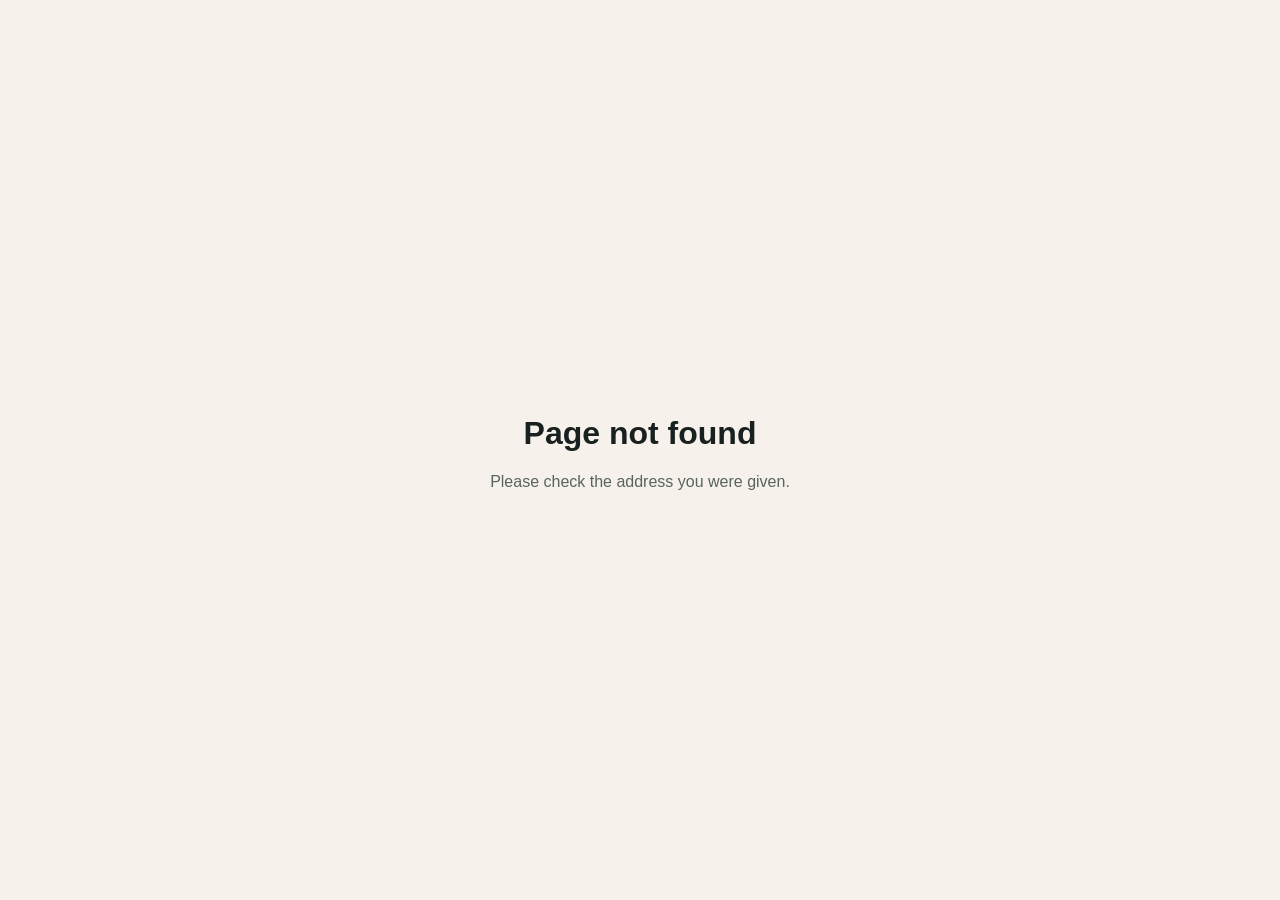
<file: site/index.html>
<!doctype html>
<html lang="en-GB">
<head>
  <meta charset="utf-8">
  <meta name="viewport" content="width=device-width, initial-scale=1">
  <meta name="robots" content="noindex, nofollow, noarchive, nosnippet">
  <title>Page not found</title>
  <style>
    body{margin:0;min-height:100vh;display:grid;place-items:center;background:#f6f2eb;color:#18211f;font-family:Segoe UI,Arial,sans-serif}
    main{max-width:34rem;padding:2rem;text-align:center}h1{font-size:2rem}p{color:#59635f}
  </style>
</head>
<body><main><h1>Page not found</h1><p>Please check the address you were given.</p></main></body>
</html>
</file>
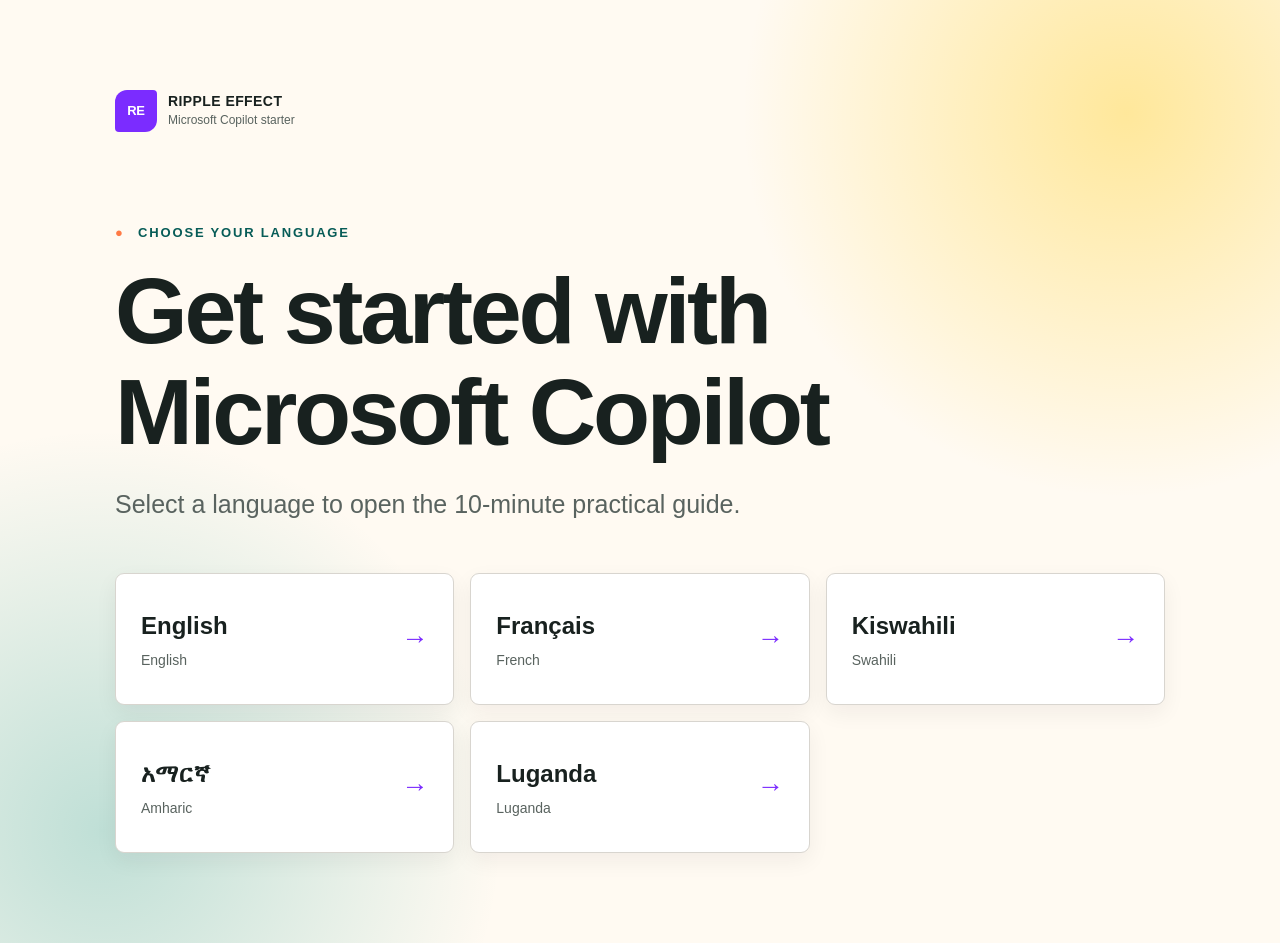
<file: site/start-66e83ab8734276ac559a2520ba7a8b0e125d8573de5e298881a591f84db11290/index.html>
<!doctype html>
<html lang="en-GB">
<head>
  <meta charset="utf-8">
  <meta name="viewport" content="width=device-width, initial-scale=1">
  <meta name="robots" content="noindex, nofollow, noarchive, nosnippet, noimageindex">
  <meta name="googlebot" content="noindex, nofollow, noarchive, nosnippet, noimageindex">
  <meta name="bingbot" content="noindex, nofollow, noarchive, nosnippet, noimageindex">
  <meta name="referrer" content="no-referrer">
  <title>Get started with Microsoft Copilot | Ripple Effect</title>
  <meta name="description" content="Choose a language for Ripple Effect's practical Microsoft 365 Copilot guide.">
  <link rel="stylesheet" href="assets/site.css">
</head>
<body>
  <main class="language-landing" id="main">
    <div class="language-panel">
      <a class="brand landing-brand" href="#main" aria-label="Ripple Effect">
        <span class="brand-mark" aria-hidden="true">RE</span>
        <span><strong>Ripple Effect</strong><small>Microsoft Copilot starter</small></span>
      </a>
      <p class="eyebrow"><span aria-hidden="true">●</span> Choose your language</p>
      <h1>Get started with Microsoft Copilot</h1>
      <p class="language-lede">Select a language to open the 10-minute practical guide.</p>
      <div class="language-grid">
        <div class="language-card"><a href="en/"><strong>English</strong><span>English</span><b aria-hidden="true">→</b></a></div>
        <div class="language-card"><a href="fr/"><strong>Français</strong><span>French</span><b aria-hidden="true">→</b></a></div>
        <div class="language-card"><a href="sw/"><strong>Kiswahili</strong><span>Swahili</span><b aria-hidden="true">→</b></a></div>
        <div class="language-card"><a href="am/"><strong>አማርኛ</strong><span>Amharic</span><b aria-hidden="true">→</b></a></div>
        <div class="language-card"><a href="lg/"><strong>Luganda</strong><span>Luganda</span><b aria-hidden="true">→</b></a></div>
      </div>
    </div>
  </main>
</body>
</html>
</file>
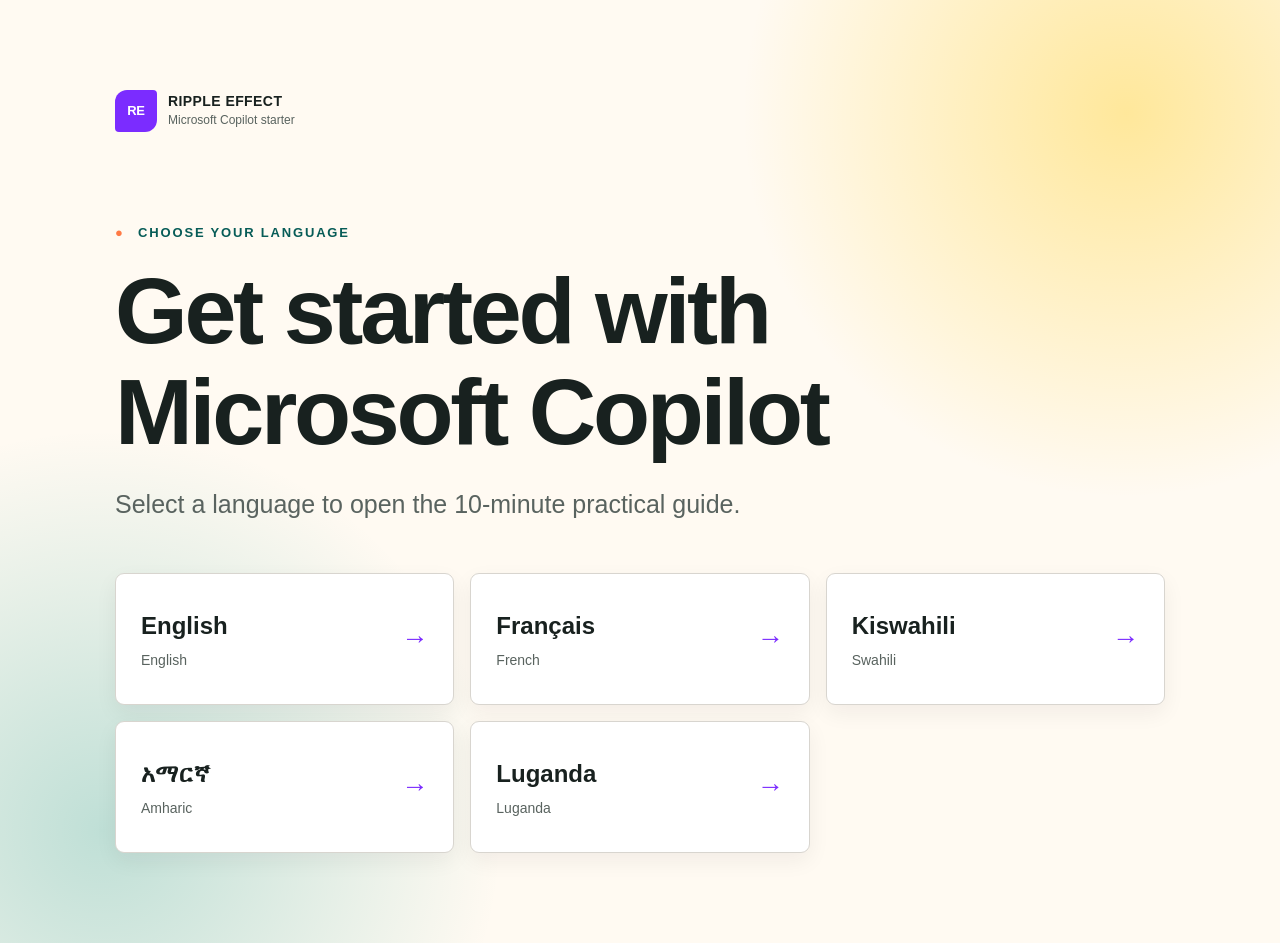
<file: site/start-66e83ab8734276ac559a2520ba7a8b0e125d8573de5e298881a591f84db11290/am/index.html>
<!doctype html><html lang="am"><head><meta charset="utf-8"><meta name="viewport" content="width=device-width,initial-scale=1"><meta name="robots" content="noindex,nofollow,noarchive,nosnippet,noimageindex"><meta name="referrer" content="no-referrer"><title>አማርኛ | Microsoft Copilot | Ripple Effect</title><link rel="stylesheet" href="../assets/site.css"><script defer src="../assets/localized-data.js"></script><script defer src="../assets/localized-page.js"></script></head><body><div id="app"></div></body></html>
</file>
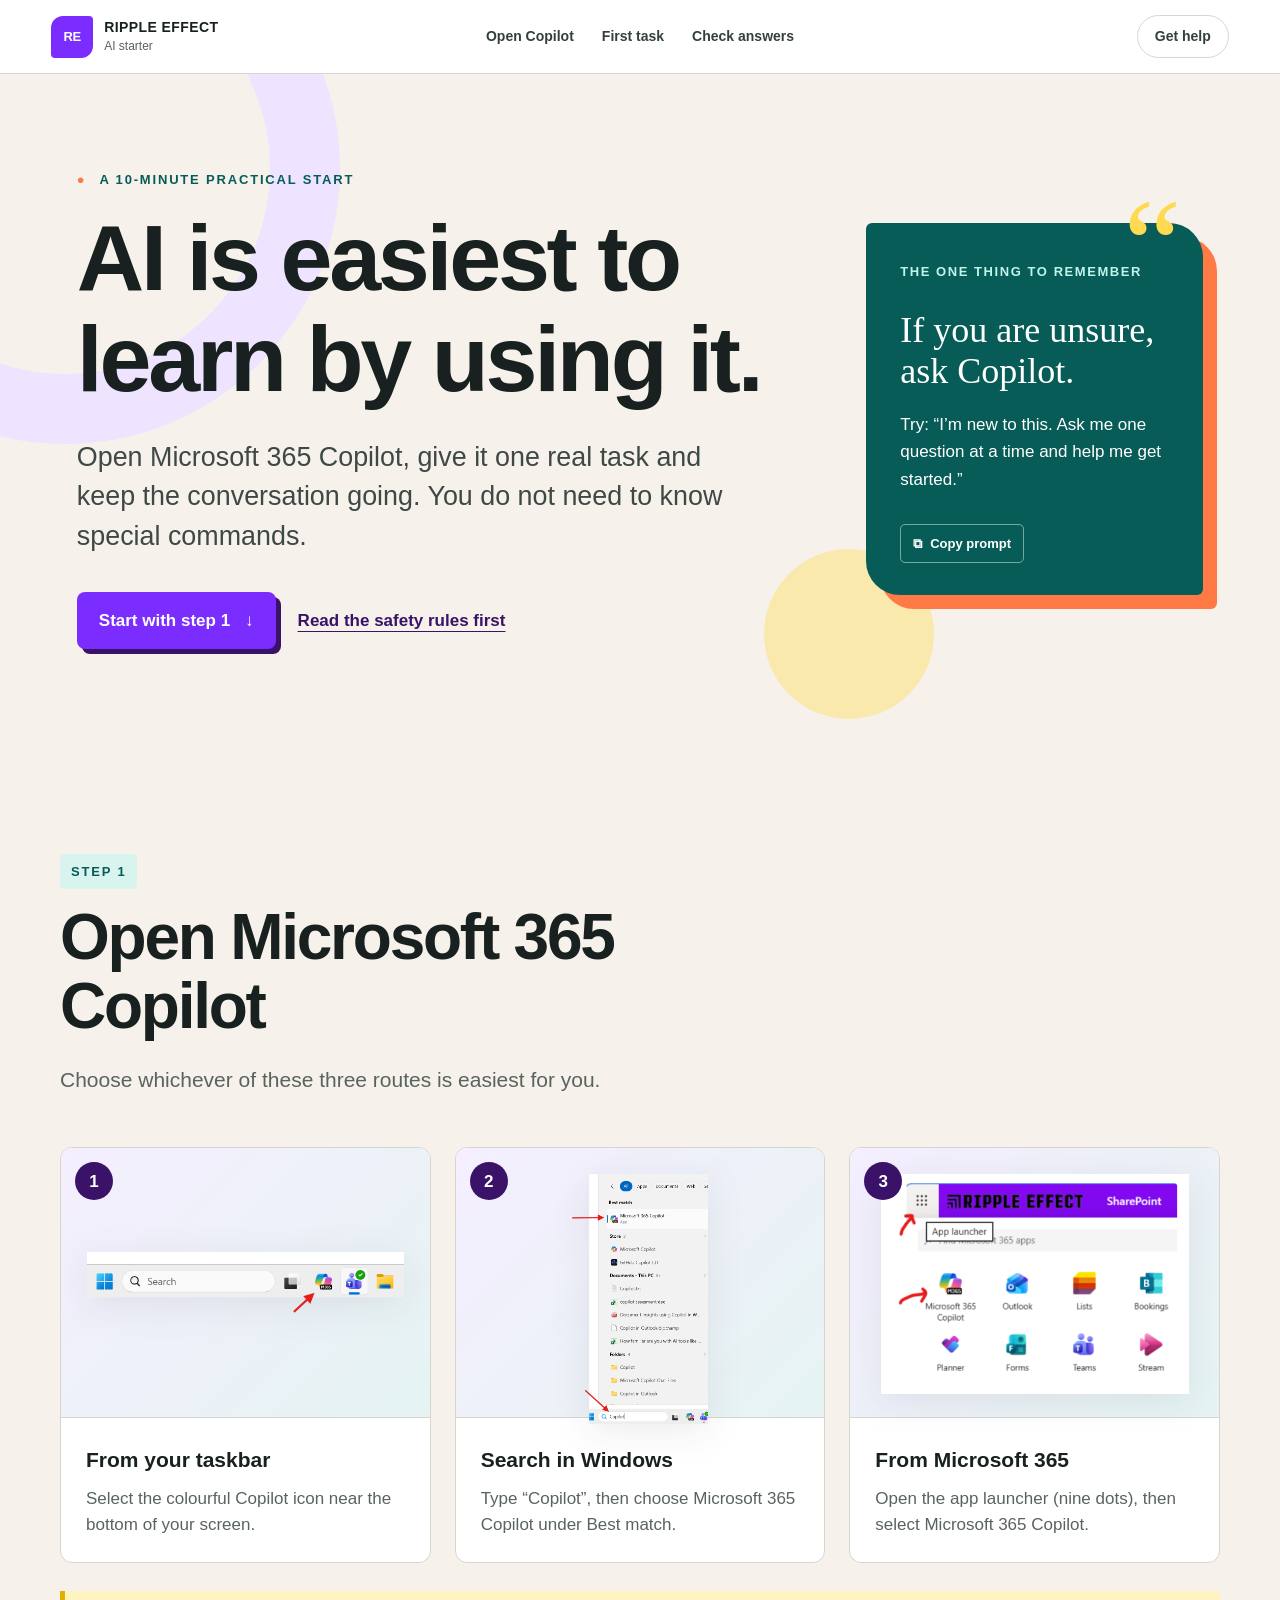
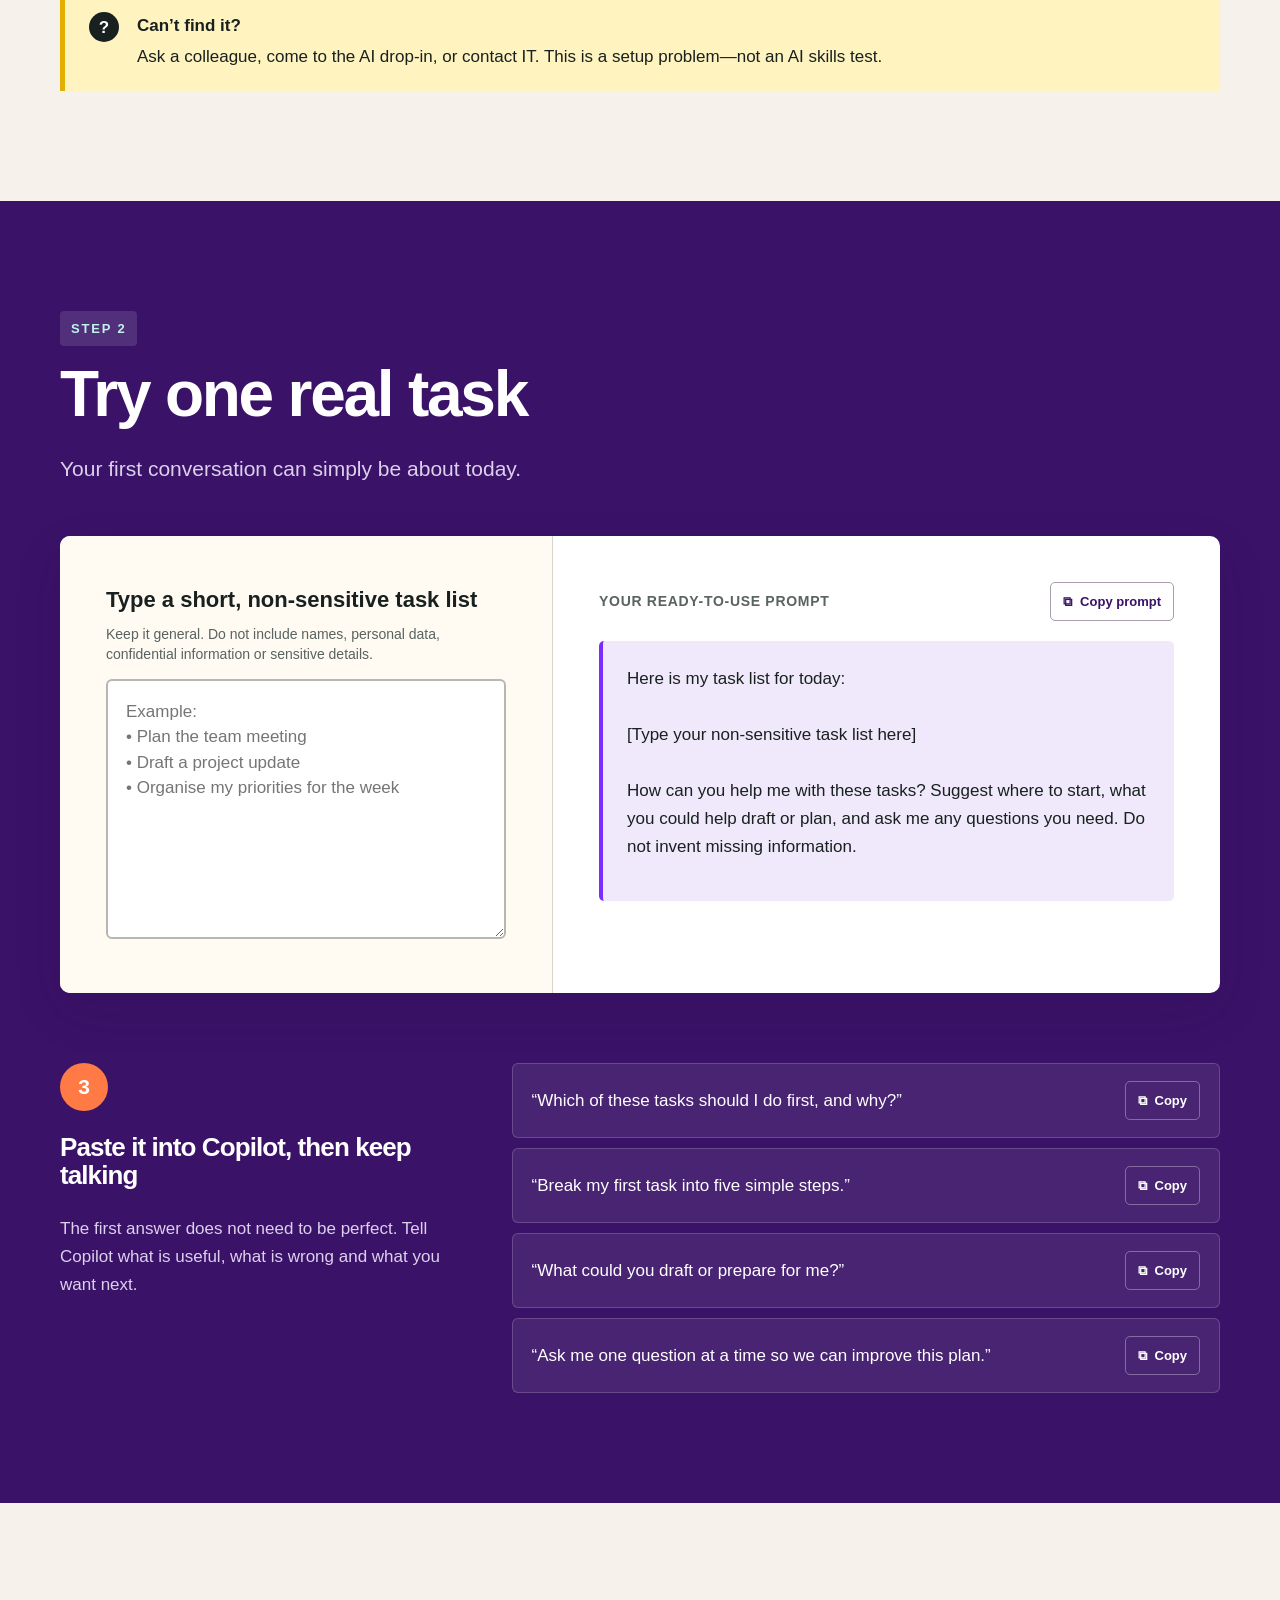
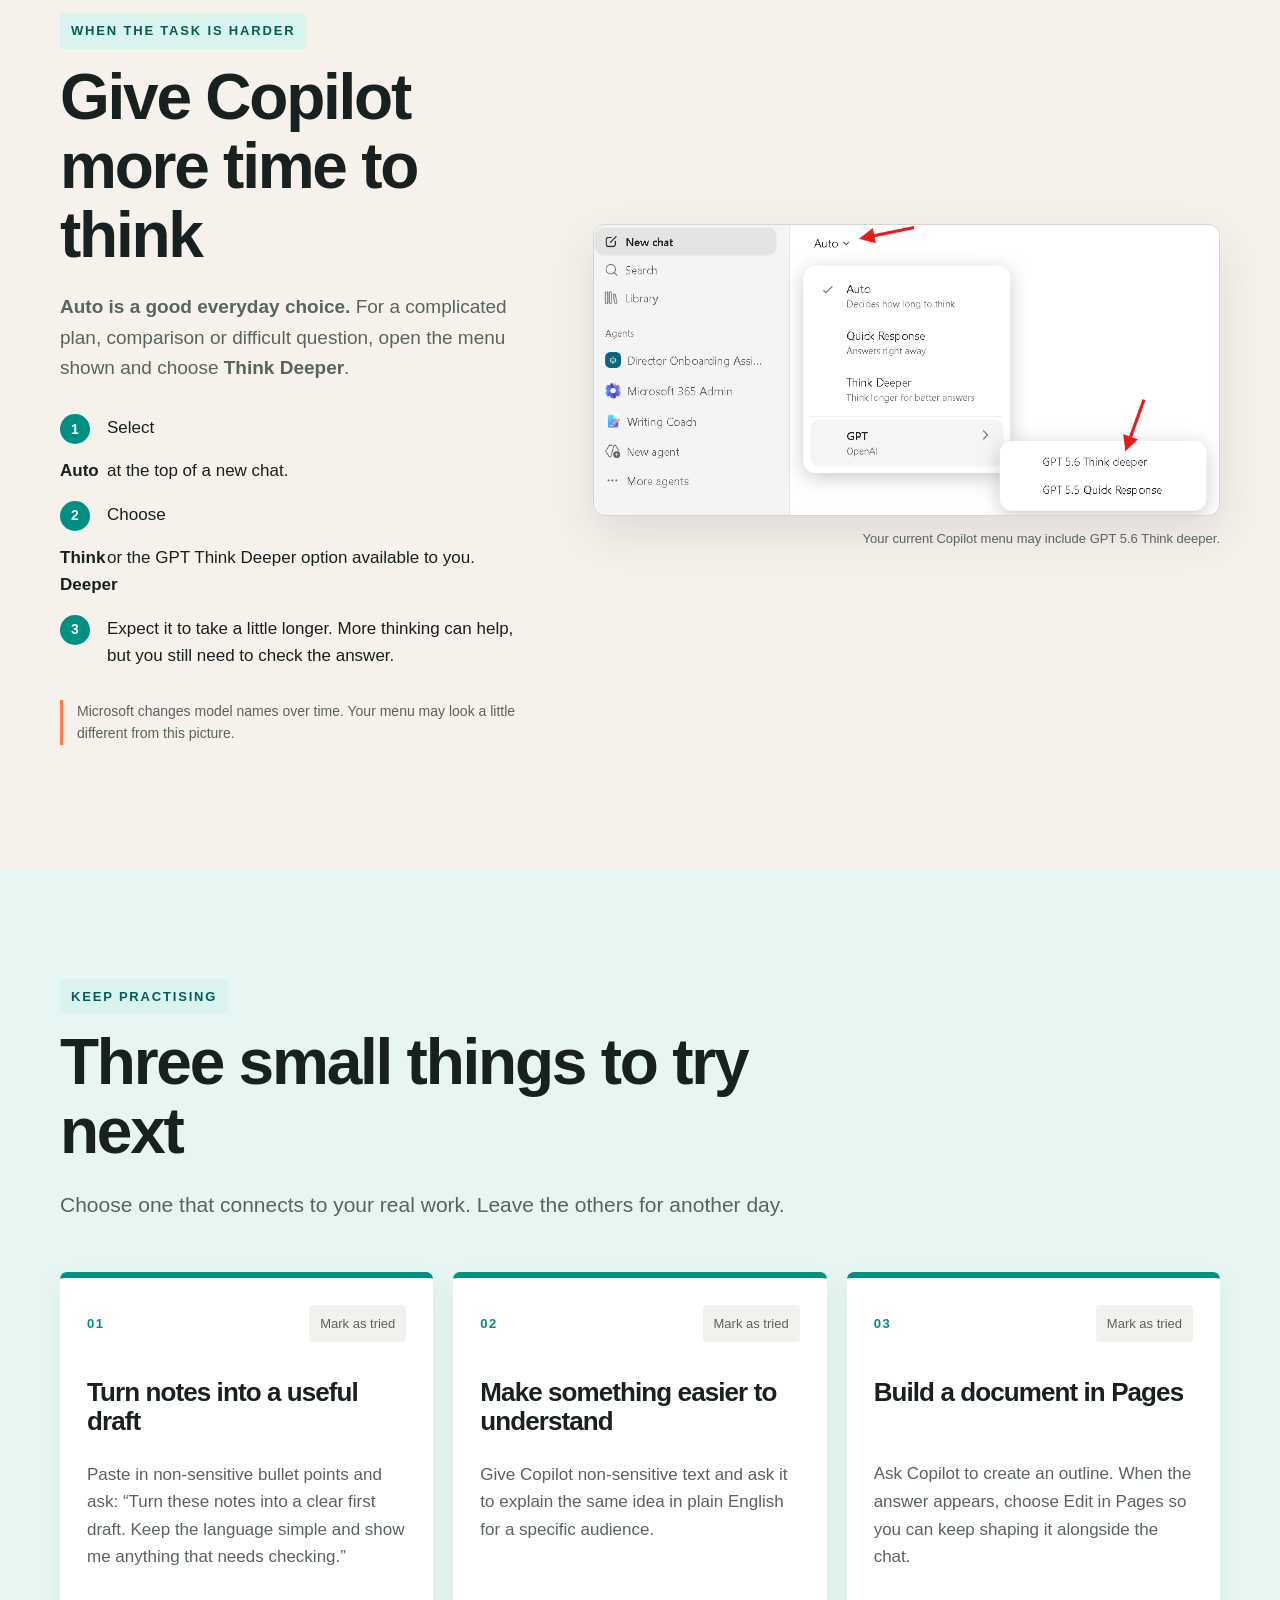
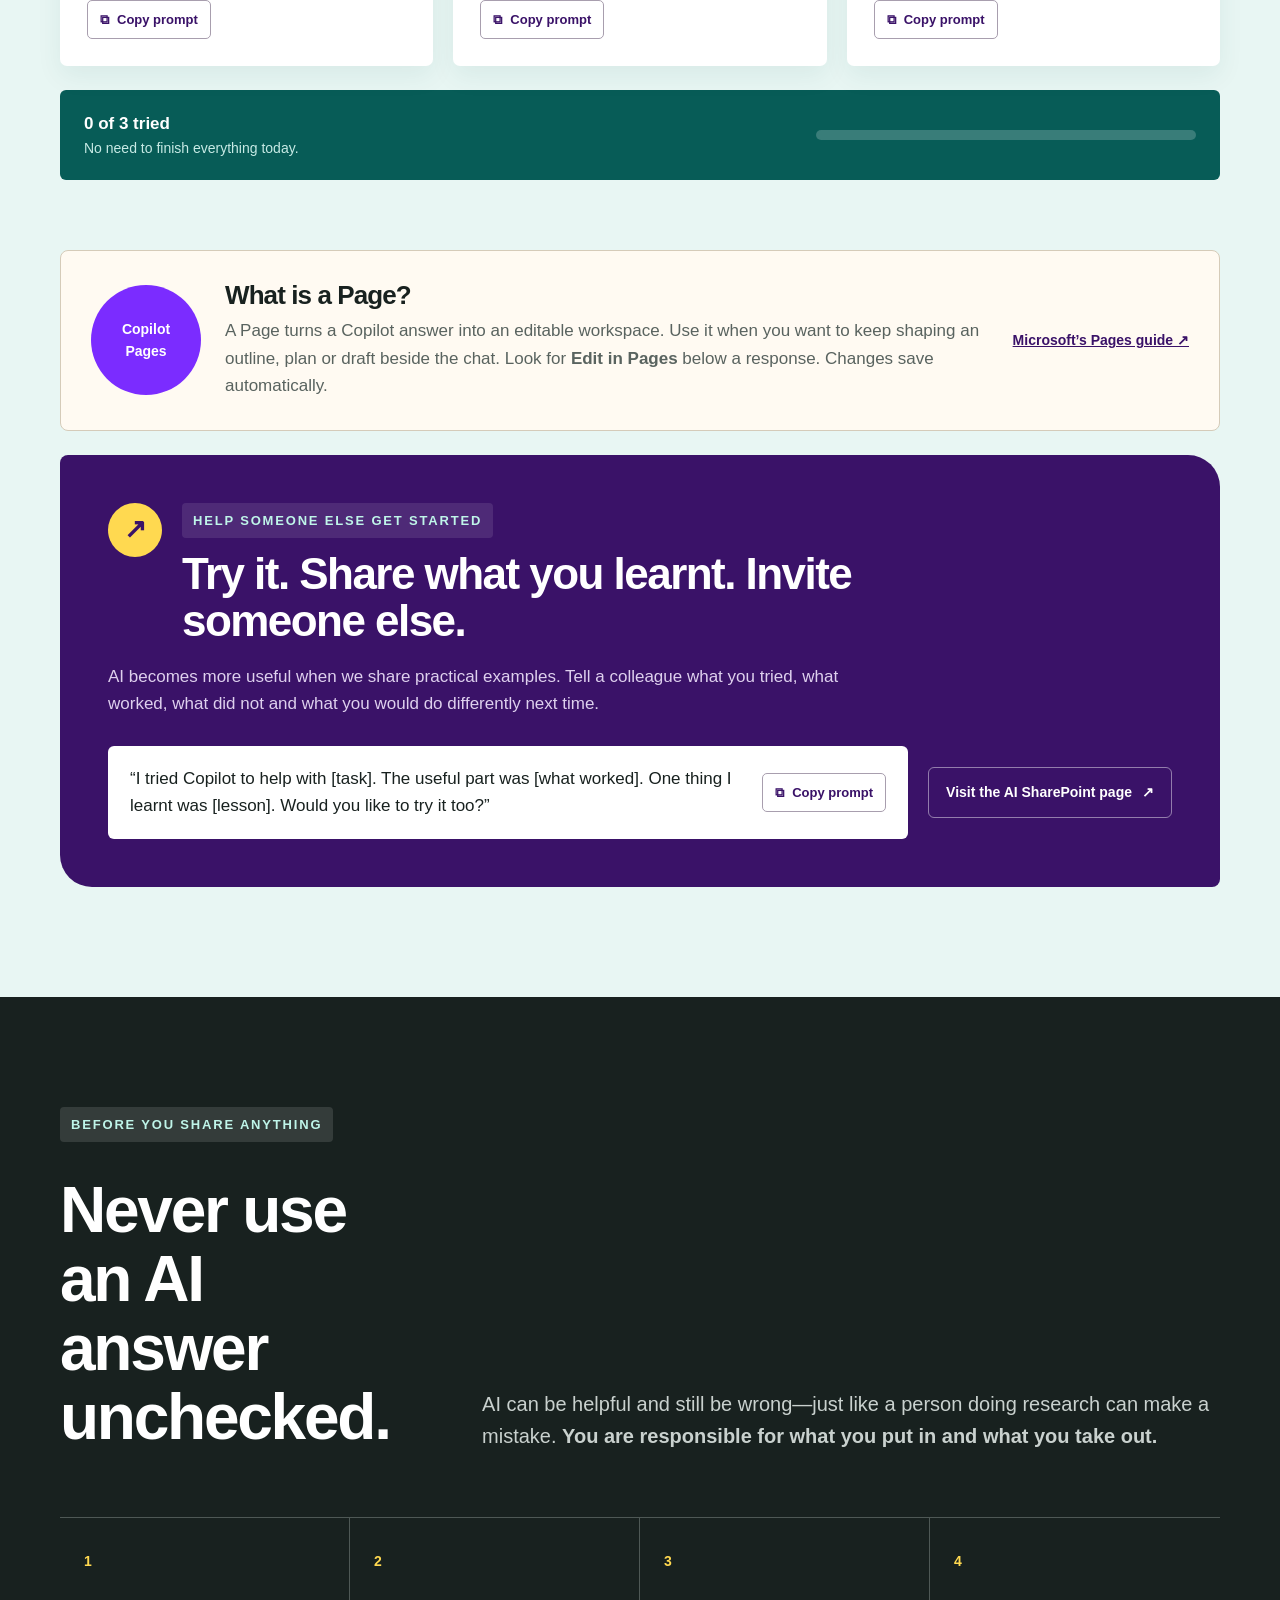
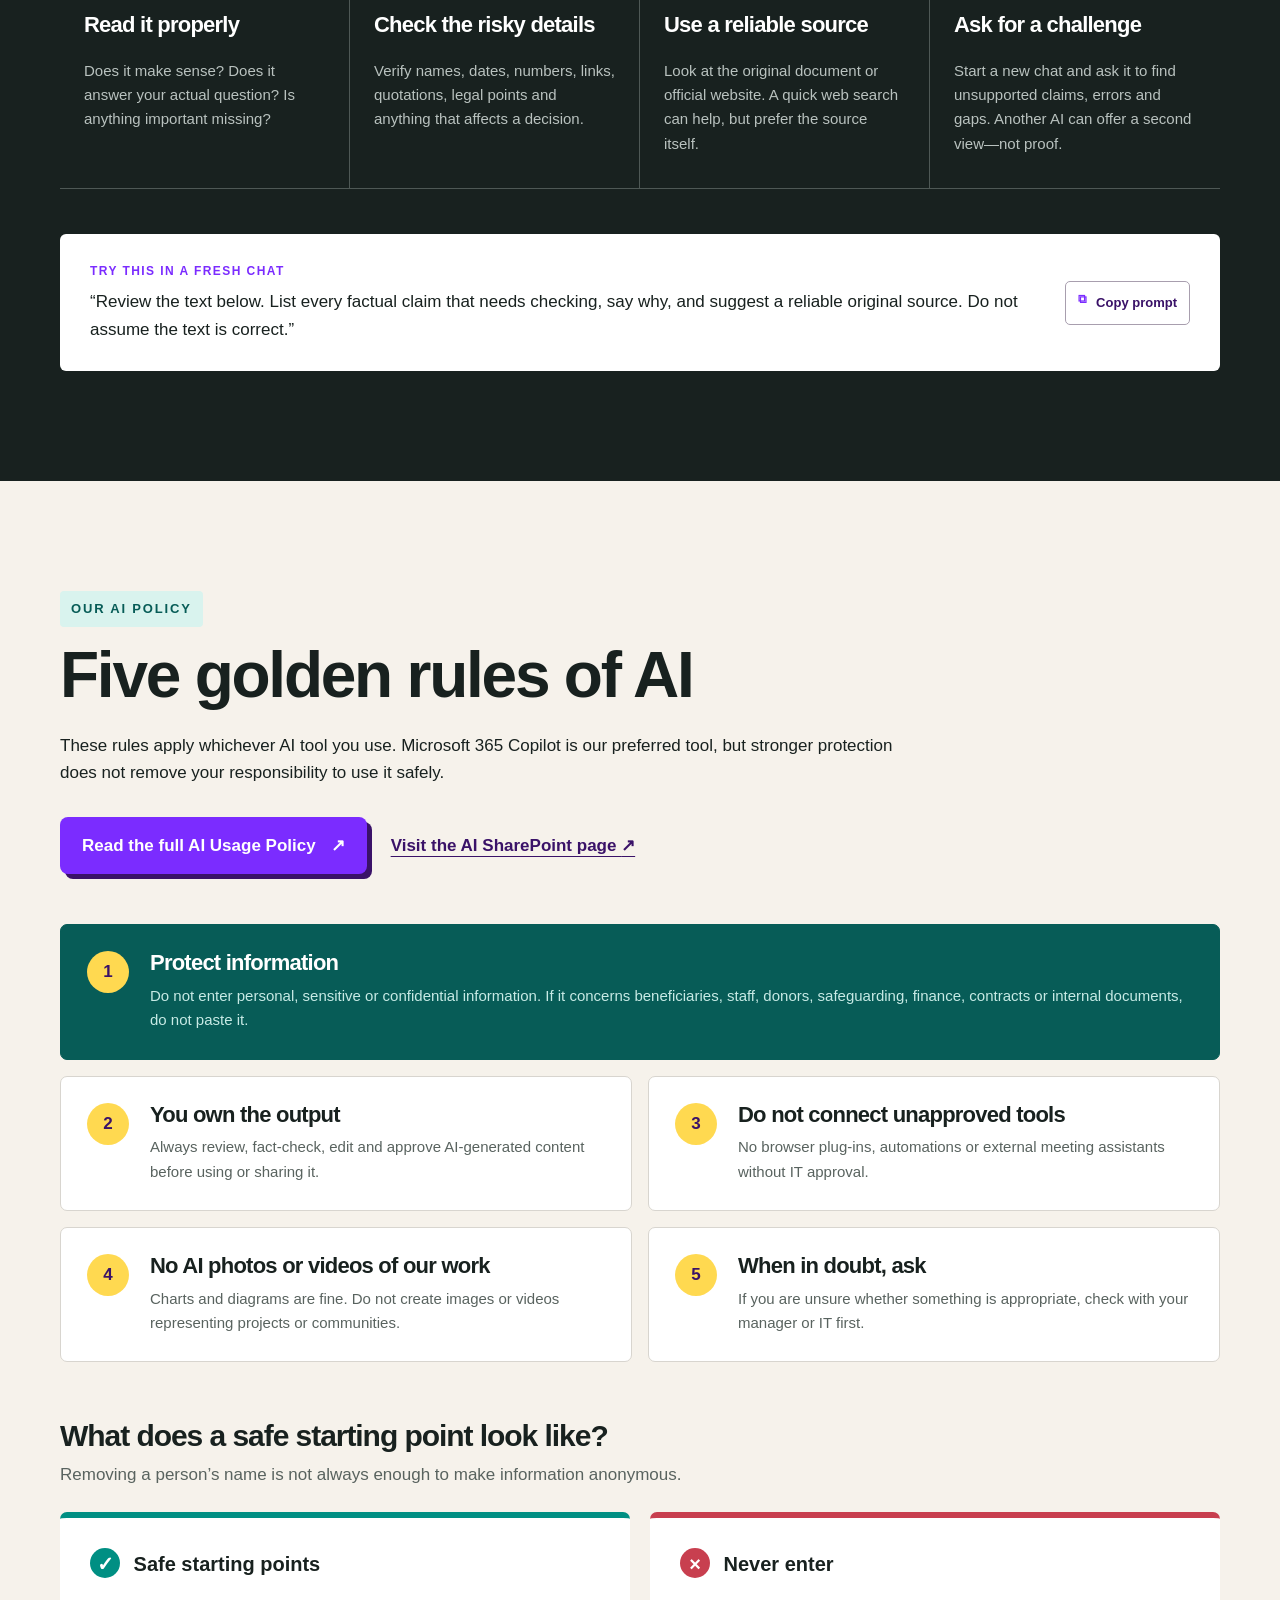
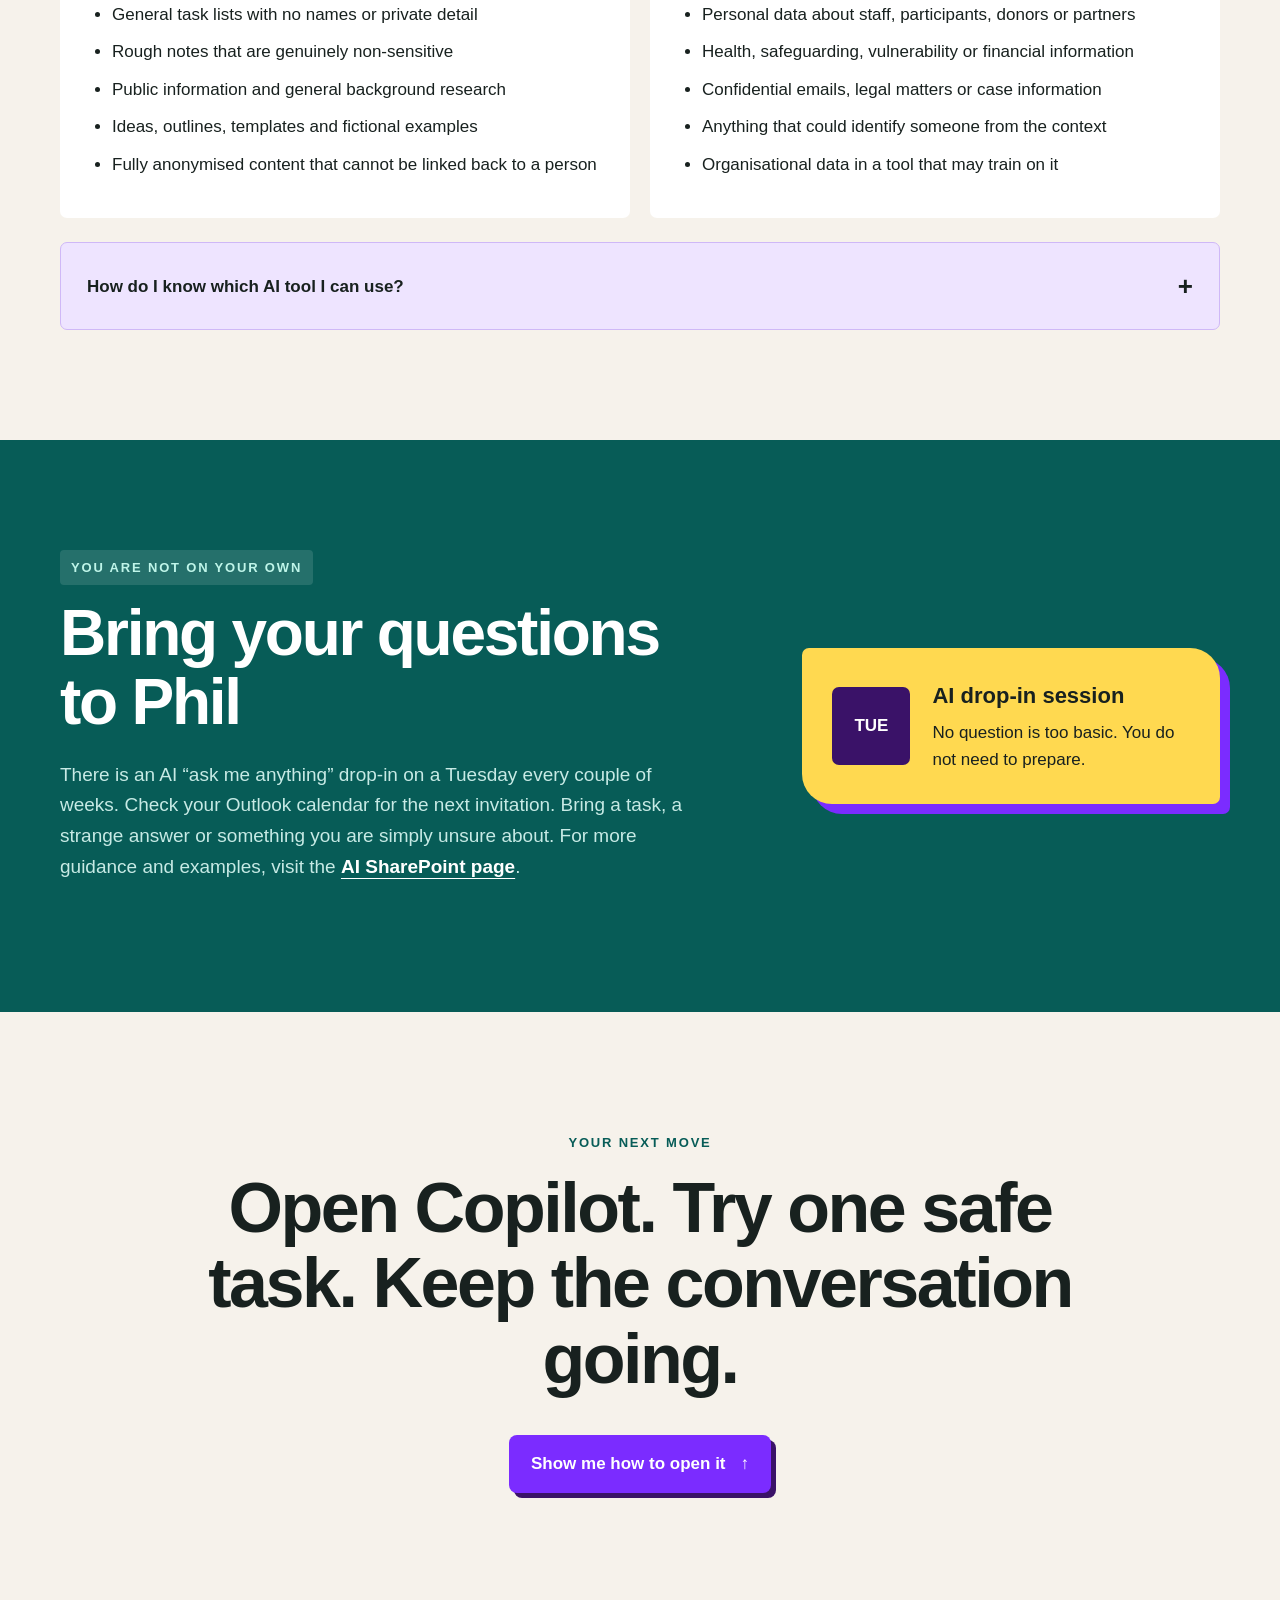
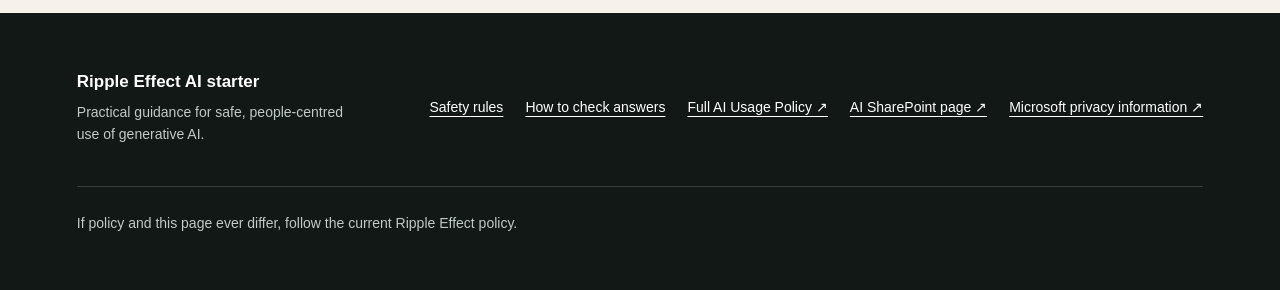
<file: site/start-66e83ab8734276ac559a2520ba7a8b0e125d8573de5e298881a591f84db11290/en/index.html>
<!doctype html>
<html lang="en-GB">
<head>
  <meta charset="utf-8">
  <meta name="viewport" content="width=device-width, initial-scale=1">
  <meta name="robots" content="noindex, nofollow, noarchive, nosnippet, noimageindex">
  <meta name="googlebot" content="noindex, nofollow, noarchive, nosnippet, noimageindex">
  <meta name="bingbot" content="noindex, nofollow, noarchive, nosnippet, noimageindex">
  <meta name="referrer" content="no-referrer">
  <title>Get started with Microsoft Copilot | Ripple Effect</title>
  <meta name="description" content="A simple, practical introduction to using Microsoft 365 Copilot safely at Ripple Effect.">
  <style>:root {
  --ink: #18211f;
  --muted: #59635f;
  --paper: #f6f2eb;
  --cream: #fffaf2;
  --white: #ffffff;
  --purple: #7b2cff;
  --purple-dark: #3a1268;
  --purple-soft: #eee4ff;
  --teal: #008f83;
  --teal-dark: #075c57;
  --orange: #ff7a45;
  --yellow: #ffd950;
  --red: #c83f4f;
  --line: #d8d5cf;
  --shadow: 0 18px 50px rgba(34, 21, 48, 0.11);
}

* {
  box-sizing: border-box;
}

html {
  scroll-behavior: smooth;
  scroll-padding-top: 90px;
}

body {
  margin: 0;
  background: var(--paper);
  color: var(--ink);
  font-family: "Segoe UI", Arial, sans-serif;
  font-size: 17px;
  line-height: 1.62;
  text-rendering: optimizeLegibility;
}

button,
textarea {
  font: inherit;
}

a {
  color: inherit;
}

img {
  display: block;
  max-width: 100%;
}

.skip-link {
  position: fixed;
  top: 8px;
  left: 8px;
  z-index: 100;
  padding: 10px 16px;
  background: var(--ink);
  color: white;
  border-radius: 6px;
  transform: translateY(-150%);
}

.skip-link:focus {
  transform: translateY(0);
}

:focus-visible {
  outline: 4px solid var(--yellow);
  outline-offset: 3px;
}

.site-header {
  position: sticky;
  top: 0;
  z-index: 50;
  display: grid;
  grid-template-columns: 1fr auto 1fr;
  align-items: center;
  min-height: 74px;
  padding: 10px clamp(20px, 4vw, 70px);
  background: rgba(255, 255, 255, 0.96);
  border-bottom: 1px solid var(--line);
  backdrop-filter: blur(12px);
}

.brand {
  display: inline-flex;
  align-items: center;
  gap: 11px;
  width: fit-content;
  text-decoration: none;
  line-height: 1.05;
}

.brand-mark {
  display: grid;
  place-items: center;
  width: 42px;
  height: 42px;
  background: var(--purple);
  color: white;
  border-radius: 12px 4px 12px 4px;
  font-size: 13px;
  font-weight: 800;
  letter-spacing: -0.02em;
}

.brand strong,
.brand small {
  display: block;
}

.brand strong {
  text-transform: uppercase;
  letter-spacing: 0.03em;
  font-size: 14px;
}

.brand small {
  margin-top: 5px;
  color: var(--muted);
  font-size: 12px;
}

nav {
  display: flex;
  align-items: center;
  gap: 28px;
}

nav a,
.help-link {
  color: #34403c;
  font-size: 14px;
  font-weight: 650;
  text-decoration: none;
}

nav a:hover,
.help-link:hover {
  color: var(--purple);
}

.help-link {
  justify-self: end;
  padding: 9px 17px;
  border: 1px solid var(--line);
  border-radius: 999px;
}

.hero {
  position: relative;
  isolation: isolate;
  display: grid;
  grid-template-columns: minmax(0, 1.35fr) minmax(320px, 0.65fr);
  gap: clamp(35px, 7vw, 100px);
  align-items: center;
  max-width: 1280px;
  min-height: 670px;
  margin: 0 auto;
  padding: 90px clamp(24px, 6vw, 90px);
  overflow: hidden;
}

.hero::before,
.hero::after {
  content: "";
  position: absolute;
  z-index: -1;
  border-radius: 999px;
}

.hero::before {
  width: 410px;
  height: 410px;
  top: -180px;
  left: -210px;
  border: 70px solid var(--purple-soft);
}

.hero::after {
  width: 170px;
  height: 170px;
  right: 27%;
  bottom: 25px;
  background: var(--yellow);
  opacity: 0.4;
}

.eyebrow,
.step-label {
  margin: 0 0 18px;
  color: var(--teal-dark);
  font-size: 13px;
  font-weight: 800;
  letter-spacing: 0.14em;
  text-transform: uppercase;
}

.eyebrow span {
  margin-right: 8px;
  color: var(--orange);
}

h1,
h2,
h3,
p {
  margin-top: 0;
}

h1,
h2,
h3 {
  line-height: 1.08;
  letter-spacing: -0.035em;
}

h1 {
  max-width: 760px;
  margin-bottom: 28px;
  font-size: clamp(52px, 7.3vw, 96px);
  font-weight: 800;
}

h2 {
  margin-bottom: 22px;
  font-size: clamp(39px, 5vw, 66px);
}

h3 {
  font-size: 26px;
}

.hero-lede {
  max-width: 690px;
  margin-bottom: 35px;
  color: #3e4845;
  font-size: clamp(20px, 2.1vw, 27px);
  line-height: 1.48;
}

.hero-actions {
  display: flex;
  flex-wrap: wrap;
  gap: 22px;
  align-items: center;
}

.primary-button {
  display: inline-flex;
  align-items: center;
  gap: 15px;
  padding: 15px 22px;
  background: var(--purple);
  color: white;
  border-radius: 8px;
  box-shadow: 5px 5px 0 var(--purple-dark);
  font-weight: 750;
  text-decoration: none;
  transition: transform 160ms ease, box-shadow 160ms ease;
}

.primary-button:hover {
  transform: translate(2px, 2px);
  box-shadow: 3px 3px 0 var(--purple-dark);
}

.text-link {
  color: var(--purple-dark);
  font-weight: 700;
  text-underline-offset: 5px;
}

.hero-card {
  position: relative;
  padding: 38px 34px 32px;
  background: var(--teal-dark);
  color: white;
  border-radius: 6px 34px 6px 34px;
  box-shadow: 14px 14px 0 var(--orange);
}

.hero-card::before {
  content: "“";
  position: absolute;
  top: -44px;
  right: 22px;
  color: var(--yellow);
  font-family: Georgia, serif;
  font-size: 130px;
  line-height: 1;
}

.card-kicker {
  margin-bottom: 28px;
  color: #bff5e9;
  font-size: 13px;
  font-weight: 800;
  letter-spacing: 0.12em;
  text-transform: uppercase;
}

.big-quote {
  margin-bottom: 18px;
  font-family: Georgia, serif;
  font-size: 36px;
  line-height: 1.15;
}

.hero-card .copy-button {
  margin-top: 14px;
  border-color: rgba(255, 255, 255, 0.45);
  color: white;
}

.section-shell {
  width: min(1160px, calc(100% - 48px));
  margin: 0 auto;
  padding: 110px 0;
}

.section-heading {
  max-width: 740px;
  margin-bottom: 50px;
}

.section-heading > p:last-child {
  color: var(--muted);
  font-size: 21px;
}

.step-label {
  display: inline-block;
  margin-bottom: 14px;
  padding: 7px 11px;
  background: #d9f3ee;
  border-radius: 4px;
}

.step-label.light {
  background: rgba(255, 255, 255, 0.12);
  color: #bff5e9;
}

.launch-grid {
  display: grid;
  grid-template-columns: repeat(3, 1fr);
  gap: 24px;
}

.launch-card {
  position: relative;
  display: flex;
  flex-direction: column;
  margin: 0;
  overflow: hidden;
  background: white;
  border: 1px solid var(--line);
  border-radius: 12px;
}

.launch-number {
  position: absolute;
  top: 14px;
  left: 14px;
  z-index: 2;
  display: grid;
  place-items: center;
  width: 38px;
  height: 38px;
  background: var(--purple-dark);
  color: white;
  border-radius: 50%;
  font-weight: 800;
}

.image-frame {
  display: grid;
  place-items: center;
  height: 270px;
  padding: 26px;
  background:
    linear-gradient(135deg, rgba(123, 44, 255, 0.08), rgba(0, 143, 131, 0.1)),
    white;
  border-bottom: 1px solid var(--line);
}

.image-frame img {
  max-height: 220px;
  object-fit: contain;
  filter: drop-shadow(0 8px 18px rgba(23, 23, 23, 0.08));
}

.image-frame.compact img {
  width: 100%;
}

.image-frame.portrait img {
  max-height: 250px;
}

.launch-card figcaption {
  display: grid;
  gap: 9px;
  padding: 25px;
}

.launch-card figcaption strong {
  font-size: 21px;
}

.launch-card figcaption span {
  color: var(--muted);
  line-height: 1.5;
}

.tip-strip {
  display: flex;
  gap: 18px;
  align-items: flex-start;
  margin-top: 28px;
  padding: 21px 24px;
  background: #fff3c0;
  border-left: 5px solid #e2ae00;
}

.tip-strip p {
  margin: 3px 0 0;
}

.tip-icon {
  display: grid;
  flex: 0 0 auto;
  place-items: center;
  width: 30px;
  height: 30px;
  background: var(--ink);
  color: white;
  border-radius: 50%;
  font-weight: 800;
}

.first-task-section {
  background: var(--purple-dark);
  color: white;
}

.first-task-section .section-heading > p:last-child {
  color: #ddd0ed;
}

.task-builder {
  display: grid;
  grid-template-columns: 0.85fr 1.15fr;
  background: white;
  color: var(--ink);
  border-radius: 10px;
  overflow: hidden;
  box-shadow: var(--shadow);
}

.task-input {
  padding: clamp(26px, 4vw, 46px);
  background: var(--cream);
  border-right: 1px solid var(--line);
}

.task-input label {
  display: block;
  margin-bottom: 7px;
  font-size: 22px;
  font-weight: 750;
}

.field-help {
  color: var(--muted);
  font-size: 14px;
  line-height: 1.45;
}

textarea {
  width: 100%;
  min-height: 260px;
  padding: 18px;
  resize: vertical;
  color: var(--ink);
  background: white;
  border: 2px solid #b7b6b0;
  border-radius: 6px;
  line-height: 1.5;
}

textarea:focus {
  border-color: var(--purple);
}

.prompt-preview {
  min-width: 0;
  padding: clamp(26px, 4vw, 46px);
}

.prompt-topline {
  display: flex;
  gap: 12px;
  align-items: center;
  justify-content: space-between;
  margin-bottom: 20px;
  color: var(--muted);
  font-size: 14px;
  font-weight: 750;
  letter-spacing: 0.05em;
  text-transform: uppercase;
}

pre {
  min-height: 260px;
  margin: 0;
  padding: 24px;
  overflow-x: auto;
  white-space: pre-wrap;
  word-break: break-word;
  background: #f0e9fb;
  border-left: 4px solid var(--purple);
  border-radius: 5px;
  font-family: "Segoe UI", Arial, sans-serif;
  font-size: 17px;
  line-height: 1.65;
}

.copy-button {
  display: inline-flex;
  gap: 8px;
  align-items: center;
  justify-content: center;
  padding: 8px 12px;
  color: var(--purple-dark);
  background: transparent;
  border: 1px solid #a89eae;
  border-radius: 5px;
  cursor: pointer;
  font-size: 13px;
  font-weight: 750;
  letter-spacing: 0;
  text-transform: none;
}

.copy-button:hover {
  background: rgba(123, 44, 255, 0.08);
}

.conversation-block {
  display: grid;
  grid-template-columns: 0.7fr 1.3fr;
  gap: 70px;
  margin-top: 70px;
  align-items: start;
}

.conversation-block > div:first-child p:last-child {
  color: #ddd0ed;
}

.number-badge {
  display: grid;
  place-items: center;
  width: 48px;
  height: 48px;
  margin-bottom: 22px;
  background: var(--orange);
  border-radius: 50%;
  font-size: 21px;
  font-weight: 800;
}

.follow-up-list {
  display: grid;
  gap: 10px;
}

.follow-up {
  display: flex;
  gap: 18px;
  align-items: center;
  justify-content: space-between;
  padding: 17px 19px;
  background: rgba(255, 255, 255, 0.08);
  border: 1px solid rgba(255, 255, 255, 0.18);
  border-radius: 6px;
}

.follow-up .copy-button {
  flex: 0 0 auto;
  border-color: rgba(255, 255, 255, 0.32);
  color: white;
}

.mode-section {
  display: grid;
  grid-template-columns: minmax(0, 0.85fr) minmax(430px, 1.15fr);
  gap: 70px;
  align-items: center;
}

.mode-copy > p:not(.step-label, .small-note) {
  color: var(--muted);
  font-size: 19px;
}

.plain-steps {
  display: grid;
  gap: 16px;
  margin: 30px 0;
  padding: 0;
  list-style: none;
}

.plain-steps li {
  display: grid;
  grid-template-columns: 34px 1fr;
  gap: 13px;
  align-items: start;
}

.plain-steps span {
  display: grid;
  place-items: center;
  width: 30px;
  height: 30px;
  background: var(--teal);
  color: white;
  border-radius: 50%;
  font-size: 14px;
  font-weight: 800;
}

.small-note {
  padding-left: 14px;
  color: var(--muted);
  border-left: 3px solid var(--orange);
  font-size: 14px;
}

.mode-image {
  margin: 0;
}

.mode-image img {
  background: white;
  border: 1px solid var(--line);
  border-radius: 12px;
  box-shadow: var(--shadow);
}

.mode-image figcaption {
  margin-top: 12px;
  color: var(--muted);
  font-size: 13px;
  text-align: right;
}

.practice-section {
  background: #e8f6f3;
}

.challenge-grid {
  display: grid;
  grid-template-columns: repeat(3, 1fr);
  gap: 20px;
}

.challenge-card {
  display: flex;
  flex-direction: column;
  padding: 27px;
  background: white;
  border-top: 6px solid var(--teal);
  border-radius: 7px;
  box-shadow: 0 10px 26px rgba(7, 92, 87, 0.07);
}

.challenge-top {
  display: flex;
  align-items: center;
  justify-content: space-between;
  margin-bottom: 36px;
}

.challenge-top > span {
  color: var(--teal);
  font-size: 13px;
  font-weight: 800;
  letter-spacing: 0.12em;
}

.done-button {
  padding: 7px 10px;
  color: var(--muted);
  background: #f1f1ee;
  border: 1px solid transparent;
  border-radius: 4px;
  cursor: pointer;
  font-size: 13px;
}

.done-button:hover,
.done-button.is-done {
  color: white;
  background: var(--teal-dark);
}

.challenge-card h3 {
  min-height: 56px;
}

.challenge-card p {
  flex: 1;
  color: var(--muted);
}

.challenge-card .copy-button {
  align-self: flex-start;
  margin-top: 12px;
}

.progress-card {
  display: grid;
  grid-template-columns: 1fr minmax(210px, 0.55fr);
  gap: 40px;
  align-items: center;
  margin-top: 24px;
  padding: 20px 24px;
  background: var(--teal-dark);
  color: white;
  border-radius: 6px;
}

.progress-card strong,
.progress-card span {
  display: block;
}

.progress-card span {
  color: #c7eae5;
  font-size: 14px;
}

.progress-card.complete {
  background: var(--purple-dark);
}

.progress-track {
  height: 10px;
  overflow: hidden;
  background: rgba(255, 255, 255, 0.2);
  border-radius: 999px;
}

.progress-track span {
  height: 100%;
  background: var(--yellow);
  border-radius: inherit;
  transition: width 250ms ease;
}

.pages-callout {
  display: grid;
  grid-template-columns: auto 1fr auto;
  gap: 24px;
  align-items: center;
  margin-top: 70px;
  padding: 30px;
  background: var(--cream);
  border: 1px solid #d5cbb9;
  border-radius: 8px;
}

.pages-tag {
  display: grid;
  place-items: center;
  width: 110px;
  height: 110px;
  padding: 10px;
  color: white;
  background: var(--purple);
  border-radius: 50%;
  font-size: 14px;
  font-weight: 800;
  text-align: center;
}

.pages-callout h3 {
  margin-bottom: 8px;
}

.pages-callout p {
  margin-bottom: 0;
  color: var(--muted);
}

.pages-callout a {
  color: var(--purple-dark);
  font-size: 14px;
  font-weight: 750;
}

.share-callout {
  margin-top: 24px;
  padding: clamp(28px, 5vw, 48px);
  color: white;
  background: var(--purple-dark);
  border-radius: 8px 32px 8px 32px;
}

.share-heading {
  display: flex;
  gap: 20px;
  align-items: flex-start;
}

.share-mark {
  display: grid;
  flex: 0 0 auto;
  place-items: center;
  width: 54px;
  height: 54px;
  color: var(--purple-dark);
  background: var(--yellow);
  border-radius: 50%;
  font-size: 27px;
  font-weight: 800;
}

.share-heading .step-label {
  margin-bottom: 12px;
  color: #bff5e9;
  background: rgba(255, 255, 255, 0.1);
}

.share-heading h3 {
  max-width: 720px;
  margin-bottom: 18px;
  font-size: clamp(29px, 4vw, 44px);
}

.share-callout > p {
  max-width: 780px;
  color: #ded0ee;
}

.share-actions {
  display: grid;
  grid-template-columns: minmax(0, 1fr) auto;
  gap: 20px;
  align-items: center;
  margin-top: 28px;
}

.share-prompt {
  display: flex;
  gap: 18px;
  align-items: center;
  justify-content: space-between;
  padding: 19px 22px;
  color: var(--ink);
  background: white;
  border-radius: 6px;
}

.share-prompt p {
  margin: 0;
}

.share-prompt .copy-button {
  flex: 0 0 auto;
}

.resource-link {
  display: inline-flex;
  gap: 10px;
  align-items: center;
  padding: 13px 17px;
  color: white;
  border: 1px solid rgba(255, 255, 255, 0.45);
  border-radius: 6px;
  font-size: 14px;
  font-weight: 750;
  text-decoration: none;
}

.resource-link:hover {
  background: rgba(255, 255, 255, 0.1);
}

.check-section {
  background: var(--ink);
  color: white;
}

.check-heading {
  display: grid;
  grid-template-columns: 0.45fr 1fr;
  gap: 20px 90px;
  align-items: end;
  margin-bottom: 65px;
}

.check-heading .step-label {
  grid-column: 1 / -1;
  justify-self: start;
}

.check-heading h2 {
  margin: 0;
}

.check-heading > p:last-child {
  margin: 0;
  color: #c9d1ce;
  font-size: 20px;
}

.check-grid {
  display: grid;
  grid-template-columns: repeat(4, 1fr);
  border-top: 1px solid #4e5855;
  border-bottom: 1px solid #4e5855;
}

.check-grid article {
  padding: 32px 24px;
  border-right: 1px solid #4e5855;
}

.check-grid article:last-child {
  border-right: 0;
}

.check-number {
  display: block;
  margin-bottom: 40px;
  color: var(--yellow);
  font-size: 14px;
  font-weight: 800;
}

.check-grid h3 {
  font-size: 22px;
}

.check-grid p {
  margin: 0;
  color: #b9c2bf;
  font-size: 15px;
}

.fact-check-prompt {
  display: grid;
  grid-template-columns: 1fr auto;
  gap: 28px;
  align-items: center;
  margin-top: 45px;
  padding: 28px 30px;
  background: white;
  color: var(--ink);
  border-radius: 6px;
}

.fact-check-prompt span {
  display: block;
  margin-bottom: 7px;
  color: var(--purple);
  font-size: 12px;
  font-weight: 800;
  letter-spacing: 0.12em;
  text-transform: uppercase;
}

.fact-check-prompt p {
  margin: 0;
}

.safety-section .section-heading {
  max-width: 860px;
}

.policy-links {
  display: flex;
  flex-wrap: wrap;
  gap: 24px;
  align-items: center;
  margin-top: 30px;
}

.five-rules-grid {
  display: grid;
  grid-template-columns: repeat(2, 1fr);
  gap: 16px;
}

.golden-rule {
  display: grid;
  grid-template-columns: 45px 1fr;
  gap: 18px;
  padding: 26px;
  background: white;
  border: 1px solid var(--line);
  border-radius: 7px;
}

.golden-rule > span {
  display: grid;
  place-items: center;
  width: 42px;
  height: 42px;
  color: var(--purple-dark);
  background: var(--yellow);
  border-radius: 50%;
  font-size: 17px;
  font-weight: 850;
}

.golden-rule h3 {
  margin-bottom: 9px;
  font-size: 22px;
}

.golden-rule p {
  margin: 0;
  color: var(--muted);
  font-size: 15px;
}

.rule-featured {
  grid-column: 1 / -1;
  color: white;
  background: var(--teal-dark);
  border-color: var(--teal-dark);
}

.rule-featured p {
  color: #c7eae5;
}

.safe-input-heading {
  margin: 58px 0 20px;
}

.safe-input-heading h3 {
  margin-bottom: 8px;
  font-size: 30px;
}

.safe-input-heading p {
  margin: 0;
  color: var(--muted);
}

.safety-banner {
  display: flex;
  gap: 20px;
  align-items: center;
  padding: 26px;
  background: #ffe7e8;
  border: 2px solid #e6a8ae;
  border-radius: 7px;
}

.safety-banner > span {
  display: grid;
  flex: 0 0 auto;
  place-items: center;
  width: 48px;
  height: 48px;
  color: white;
  background: var(--red);
  border-radius: 50%;
  font-size: 25px;
  font-weight: 900;
}

.safety-banner p {
  margin: 0;
}

.do-dont-grid {
  display: grid;
  grid-template-columns: 1fr 1fr;
  gap: 20px;
  margin-top: 24px;
}

.do-card,
.dont-card {
  padding: 30px;
  background: white;
  border-radius: 7px;
}

.do-card {
  border-top: 6px solid var(--teal);
}

.dont-card {
  border-top: 6px solid var(--red);
}

.do-label,
.dont-label {
  font-size: 20px;
  font-weight: 800;
}

.do-label span,
.dont-label span {
  display: inline-grid;
  place-items: center;
  width: 30px;
  height: 30px;
  margin-right: 8px;
  color: white;
  border-radius: 50%;
}

.do-label span {
  background: var(--teal);
}

.dont-label span {
  background: var(--red);
}

.do-dont-grid ul {
  margin-bottom: 0;
  padding-left: 22px;
}

.do-dont-grid li {
  margin-bottom: 10px;
}

.other-tools {
  margin-top: 24px;
  background: var(--purple-soft);
  border: 1px solid #cfb8f7;
  border-radius: 7px;
}

.other-tools summary {
  display: flex;
  align-items: center;
  justify-content: space-between;
  padding: 22px 26px;
  cursor: pointer;
  font-weight: 800;
  list-style: none;
}

.other-tools summary::-webkit-details-marker {
  display: none;
}

.other-tools summary span {
  font-size: 26px;
  transition: transform 180ms ease;
}

.other-tools[open] summary span {
  transform: rotate(45deg);
}

.other-tools > div {
  max-width: 880px;
  padding: 0 26px 20px;
  color: #473d4d;
}

.help-section {
  background: var(--teal-dark);
  color: white;
}

.help-inner {
  display: grid;
  grid-template-columns: 1fr 0.65fr;
  gap: 100px;
  align-items: center;
}

.help-inner > div:first-child > p:last-child {
  color: #c7eae5;
  font-size: 19px;
}

.help-inner > div:first-child > p:last-child a {
  color: white;
  font-weight: 750;
  text-underline-offset: 5px;
}

.help-card {
  display: flex;
  gap: 22px;
  align-items: center;
  padding: 30px;
  color: var(--ink);
  background: var(--yellow);
  border-radius: 7px 30px 7px 30px;
  box-shadow: 10px 10px 0 var(--purple);
}

.calendar-icon {
  display: grid;
  flex: 0 0 auto;
  place-items: center;
  width: 78px;
  height: 78px;
  color: white;
  background: var(--purple-dark);
  border-radius: 7px;
  font-size: 17px;
  font-weight: 800;
  text-transform: uppercase;
}

.help-card strong {
  font-size: 22px;
}

.help-card p {
  margin: 5px 0 0;
}

.closing-section {
  width: min(900px, calc(100% - 48px));
  margin: 0 auto;
  padding: 120px 0;
  text-align: center;
}

.closing-section h2 {
  font-size: clamp(38px, 5.5vw, 70px);
}

.closing-section .primary-button {
  margin-top: 16px;
}

footer {
  display: grid;
  grid-template-columns: 1fr auto;
  gap: 35px 70px;
  padding: 55px clamp(24px, 6vw, 90px);
  color: #c1cac7;
  background: #111815;
  font-size: 14px;
}

footer strong {
  color: white;
  font-size: 17px;
}

footer p {
  margin: 5px 0 0;
}

.footer-links {
  display: flex;
  flex-wrap: wrap;
  gap: 22px;
  align-items: center;
}

.footer-links a {
  color: white;
  text-underline-offset: 4px;
}

.footer-note {
  grid-column: 1 / -1;
  padding-top: 25px;
  border-top: 1px solid #35403c;
}

@media (max-width: 980px) {
  .site-header {
    grid-template-columns: 1fr auto;
  }

  nav {
    display: none;
  }

  .hero,
  .mode-section {
    grid-template-columns: 1fr;
  }

  .hero {
    min-height: auto;
  }

  .hero-card {
    max-width: 570px;
  }

  .launch-grid,
  .challenge-grid {
    grid-template-columns: 1fr 1fr;
  }

  .launch-card:last-child,
  .challenge-card:last-child {
    grid-column: 1 / -1;
  }

  .task-builder,
  .conversation-block,
  .check-heading,
  .help-inner {
    grid-template-columns: 1fr;
  }

  .task-input {
    border-right: 0;
    border-bottom: 1px solid var(--line);
  }

  .check-heading {
    gap: 18px;
  }

  .check-grid {
    grid-template-columns: 1fr 1fr;
  }

  .check-grid article:nth-child(2) {
    border-right: 0;
  }

  .check-grid article:nth-child(-n + 2) {
    border-bottom: 1px solid #4e5855;
  }

  .pages-callout {
    grid-template-columns: auto 1fr;
  }

  .pages-callout a {
    grid-column: 2;
  }

  .share-actions {
    grid-template-columns: 1fr;
  }

  .resource-link {
    justify-self: start;
  }
}

@media (max-width: 680px) {
  body {
    font-size: 16px;
  }

  .site-header {
    min-height: 66px;
    padding: 8px 18px;
  }

  .help-link {
    padding: 7px 12px;
    font-size: 13px;
  }

  .brand small {
    display: none;
  }

  .hero {
    padding: 65px 24px 80px;
  }

  h1 {
    font-size: clamp(47px, 15vw, 68px);
  }

  h2 {
    font-size: 40px;
  }

  .hero-lede {
    font-size: 19px;
  }

  .hero-actions {
    align-items: flex-start;
    flex-direction: column;
  }

  .hero-card {
    margin-right: 10px;
    padding: 32px 25px 28px;
  }

  .big-quote {
    font-size: 31px;
  }

  .section-shell {
    width: min(100% - 36px, 1160px);
    padding: 78px 0;
  }

  .launch-grid,
  .challenge-grid,
  .do-dont-grid,
  .five-rules-grid,
  .check-grid,
  .fact-check-prompt,
  .progress-card,
  footer {
    grid-template-columns: 1fr;
  }

  .launch-card:last-child,
  .challenge-card:last-child {
    grid-column: auto;
  }

  .image-frame {
    height: 240px;
  }

  .conversation-block {
    gap: 30px;
  }

  .follow-up {
    align-items: flex-start;
    flex-direction: column;
  }

  .mode-section {
    gap: 35px;
  }

  .mode-image figcaption {
    text-align: left;
  }

  .challenge-card h3 {
    min-height: auto;
  }

  .pages-callout {
    grid-template-columns: 1fr;
  }

  .pages-tag {
    width: 88px;
    height: 88px;
  }

  .pages-callout a {
    grid-column: auto;
  }

  .share-callout {
    padding: 28px 22px;
  }

  .share-heading,
  .share-prompt {
    align-items: flex-start;
    flex-direction: column;
  }

  .rule-featured {
    grid-column: auto;
  }

  .check-grid article,
  .check-grid article:nth-child(2) {
    border-right: 0;
    border-bottom: 1px solid #4e5855;
  }

  .check-grid article:last-child {
    border-bottom: 0;
  }

  .fact-check-prompt .copy-button {
    justify-self: start;
  }

  .safety-banner {
    align-items: flex-start;
  }

  .help-inner {
    gap: 45px;
  }

  .help-card {
    padding: 22px;
  }

  footer {
    gap: 28px;
  }

  .footer-links {
    align-items: flex-start;
    flex-direction: column;
    gap: 12px;
  }
}

@media (prefers-reduced-motion: reduce) {
  html {
    scroll-behavior: auto;
  }

  *,
  *::before,
  *::after {
    scroll-behavior: auto !important;
    transition-duration: 0.01ms !important;
    animation-duration: 0.01ms !important;
    animation-iteration-count: 1 !important;
  }
}
</style>
</head>
<body>
<a class="skip-link" href="#main">Skip to the training</a><header class="site-header"><a class="brand" href="#top" aria-label="Ripple Effect AI starter home"><span class="brand-mark" aria-hidden="true">RE</span><span><strong>Ripple Effect</strong><small>AI starter</small></span></a><nav aria-label="Page sections"><a href="#open">Open Copilot</a><a href="#first-task">First task</a><a href="#check">Check answers</a></nav><a class="help-link" href="#help">Get help</a></header><main id="main"><section class="hero" id="top"><div class="hero-copy"><p class="eyebrow"><span aria-hidden="true">●</span> A 10-minute practical start</p><h1>AI is easiest to learn by using it.</h1><p class="hero-lede">Open Microsoft 365 Copilot, give it one real task and keep the conversation going. You do not need to know special commands.</p><div class="hero-actions"><a class="primary-button" href="#open">Start with step 1 <span aria-hidden="true">↓</span></a><a class="text-link" href="#safe">Read the safety rules first</a></div></div><aside class="hero-card" aria-label="The one thing to remember"><p class="card-kicker">The one thing to remember</p><p class="big-quote">If you are unsure, ask Copilot.</p><p>Try: “I’m new to this. Ask me one question at a time and help me get started.”</p><button class="copy-button" type="button"><span aria-hidden="true">⧉</span>Copy prompt</button></aside></section><section class="section-shell" id="open"><div class="section-heading"><p class="step-label">Step 1</p><h2>Open Microsoft 365 Copilot</h2><p>Choose whichever of these three routes is easiest for you.</p></div><div class="launch-grid"><figure class="launch-card"><div class="launch-number">1</div><div class="image-frame compact"><img src="[data-uri]" alt="Windows taskbar with a red arrow pointing to the Microsoft 365 Copilot icon"/></div><figcaption><strong>From your taskbar</strong><span>Select the colourful Copilot icon near the bottom of your screen.</span></figcaption></figure><figure class="launch-card"><div class="launch-number">2</div><div class="image-frame portrait"><img src="[data-uri]" alt="Windows search showing Microsoft 365 Copilot as the best match"/></div><figcaption><strong>Search in Windows</strong><span>Type “Copilot”, then choose Microsoft 365 Copilot under Best match.</span></figcaption></figure><figure class="launch-card"><div class="launch-number">3</div><div class="image-frame"><img src="[data-uri]" alt="Microsoft 365 app launcher with arrows pointing to the launcher and Microsoft 365 Copilot"/></div><figcaption><strong>From Microsoft 365</strong><span>Open the app launcher (nine dots), then select Microsoft 365 Copilot.</span></figcaption></figure></div><div class="tip-strip"><span class="tip-icon" aria-hidden="true">?</span><div><strong>Can’t find it?</strong><p>Ask a colleague, come to the AI drop-in, or contact IT. This is a setup problem—not an AI skills test.</p></div></div></section><section class="first-task-section" id="first-task"><div class="section-shell"><div class="section-heading light"><p class="step-label light">Step 2</p><h2>Try one real task</h2><p>Your first conversation can simply be about today.</p></div><div class="task-builder"><div class="task-input"><label for="tasks">Type a short, non-sensitive task list</label><p class="field-help">Keep it general. Do not include names, personal data, confidential information or sensitive details.</p><textarea id="tasks" placeholder="Example:
• Plan the team meeting
• Draft a project update
• Organise my priorities for the week"></textarea></div><div class="prompt-preview"><div class="prompt-topline"><span>Your ready-to-use prompt</span><button class="copy-button" type="button"><span aria-hidden="true">⧉</span>Copy prompt</button></div><pre>Here is my task list for today:

[Type your non-sensitive task list here]

How can you help me with these tasks? Suggest where to start, what you could help draft or plan, and ask me any questions you need. Do not invent missing information.</pre></div></div><div class="conversation-block"><div><p class="number-badge">3</p><h3>Paste it into Copilot, then keep talking</h3><p>The first answer does not need to be perfect. Tell Copilot what is useful, what is wrong and what you want next.</p></div><div class="follow-up-list"><div class="follow-up"><span>“<!-- -->Which of these tasks should I do first, and why?<!-- -->”</span><button class="copy-button" type="button"><span aria-hidden="true">⧉</span>Copy</button></div><div class="follow-up"><span>“<!-- -->Break my first task into five simple steps.<!-- -->”</span><button class="copy-button" type="button"><span aria-hidden="true">⧉</span>Copy</button></div><div class="follow-up"><span>“<!-- -->What could you draft or prepare for me?<!-- -->”</span><button class="copy-button" type="button"><span aria-hidden="true">⧉</span>Copy</button></div><div class="follow-up"><span>“<!-- -->Ask me one question at a time so we can improve this plan.<!-- -->”</span><button class="copy-button" type="button"><span aria-hidden="true">⧉</span>Copy</button></div></div></div></div></section><section class="section-shell mode-section" id="mode"><div class="mode-copy"><p class="step-label">When the task is harder</p><h2>Give Copilot more time to think</h2><p><strong>Auto is a good everyday choice.</strong> For a complicated plan, comparison or difficult question, open the menu shown and choose <strong>Think Deeper</strong>.</p><ol class="plain-steps"><li><span>1</span>Select <strong>Auto</strong> at the top of a new chat.</li><li><span>2</span>Choose <strong>Think Deeper</strong> or the GPT Think Deeper option available to you.</li><li><span>3</span>Expect it to take a little longer. More thinking can help, but you still need to check the answer.</li></ol><p class="small-note">Microsoft changes model names over time. Your menu may look a little different from this picture.</p></div><figure class="mode-image"><img src="[data-uri]" alt="Copilot model menu showing Auto, Quick Response, Think Deeper and a GPT 5.6 Think deeper option"/><figcaption>Your current Copilot menu may include GPT 5.6 Think deeper.</figcaption></figure></section><section class="practice-section" id="practice"><div class="section-shell"><div class="section-heading"><p class="step-label">Keep practising</p><h2>Three small things to try next</h2><p>Choose one that connects to your real work. Leave the others for another day.</p></div><div class="challenge-grid"><article class="challenge-card"><div class="challenge-top"><span>01</span><button class="done-button " type="button" aria-pressed="false">Mark as tried</button></div><h3>Turn notes into a useful draft</h3><p>Paste in non-sensitive bullet points and ask: “Turn these notes into a clear first draft. Keep the language simple and show me anything that needs checking.”</p><button class="copy-button" type="button"><span aria-hidden="true">⧉</span>Copy prompt</button></article><article class="challenge-card"><div class="challenge-top"><span>02</span><button class="done-button " type="button" aria-pressed="false">Mark as tried</button></div><h3>Make something easier to understand</h3><p>Give Copilot non-sensitive text and ask it to explain the same idea in plain English for a specific audience.</p><button class="copy-button" type="button"><span aria-hidden="true">⧉</span>Copy prompt</button></article><article class="challenge-card"><div class="challenge-top"><span>03</span><button class="done-button " type="button" aria-pressed="false">Mark as tried</button></div><h3>Build a document in Pages</h3><p>Ask Copilot to create an outline. When the answer appears, choose Edit in Pages so you can keep shaping it alongside the chat.</p><button class="copy-button" type="button"><span aria-hidden="true">⧉</span>Copy prompt</button></article></div><div class="progress-card "><div><strong>0 of 3 tried</strong><span>No need to finish everything today.</span></div><div class="progress-track" aria-label="0 of 3 activities tried"><span style="width:0%"></span></div></div><div class="pages-callout"><div class="pages-tag">Copilot Pages</div><div><h3>What is a Page?</h3><p>A Page turns a Copilot answer into an editable workspace. Use it when you want to keep shaping an outline, plan or draft beside the chat. Look for <strong>Edit in Pages</strong> below a response. Changes save automatically.</p></div><a href="https://support.microsoft.com/en-us/microsoft-copilot/using-copilot-pages" target="_blank" rel="noreferrer">Microsoft’s Pages guide <span aria-hidden="true">↗</span></a></div><div class="share-callout"><div class="share-heading"><span class="share-mark" aria-hidden="true">↗</span><div><p class="step-label">Help someone else get started</p><h3>Try it. Share what you learnt. Invite someone else.</h3></div></div><p>AI becomes more useful when we share practical examples. Tell a colleague what you tried, what worked, what did not and what you would do differently next time.</p><div class="share-actions"><div class="share-prompt"><p>“I tried Copilot to help with [task]. The useful part was [what worked]. One thing I learnt was [lesson]. Would you like to try it too?”</p><button class="copy-button" type="button"><span aria-hidden="true">⧉</span>Copy prompt</button></div><a class="resource-link" href="https://sendacow.sharepoint.com/sites/AI" target="_blank" rel="noreferrer">Visit the AI SharePoint page <span aria-hidden="true">↗</span></a></div></div></div></section><section class="check-section" id="check"><div class="section-shell"><div class="check-heading"><p class="step-label light">Before you share anything</p><h2>Never use an AI answer unchecked.</h2><p>AI can be helpful and still be wrong—just like a person doing research can make a mistake. <strong>You are responsible for what you put in and what you take out.</strong></p></div><div class="check-grid"><article><span class="check-number">1</span><h3>Read it properly</h3><p>Does it make sense? Does it answer your actual question? Is anything important missing?</p></article><article><span class="check-number">2</span><h3>Check the risky details</h3><p>Verify names, dates, numbers, links, quotations, legal points and anything that affects a decision.</p></article><article><span class="check-number">3</span><h3>Use a reliable source</h3><p>Look at the original document or official website. A quick web search can help, but prefer the source itself.</p></article><article><span class="check-number">4</span><h3>Ask for a challenge</h3><p>Start a new chat and ask it to find unsupported claims, errors and gaps. Another AI can offer a second view—not proof.</p></article></div><div class="fact-check-prompt"><div><span>Try this in a fresh chat</span><p>“Review the text below. List every factual claim that needs checking, say why, and suggest a reliable original source. Do not assume the text is correct.”</p></div><button class="copy-button" type="button"><span aria-hidden="true">⧉</span>Copy prompt</button></div></div></section><section class="section-shell safety-section" id="safe"><div class="section-heading"><p class="step-label">Our AI policy</p><h2>Five golden rules of AI</h2><p>These rules apply whichever AI tool you use. Microsoft 365 Copilot is our preferred tool, but stronger protection does not remove your responsibility to use it safely.</p><div class="policy-links"><a class="primary-button" href="https://sendacow.sharepoint.com/:w:/s/AI/IQBTLTKb_vOwS4NLUnpHfjVTAaTXLmWi81eL0LIrNI-fPSw?e=XuKDbq" target="_blank" rel="noreferrer">Read the full AI Usage Policy <span aria-hidden="true">↗</span></a><a class="text-link" href="https://sendacow.sharepoint.com/sites/AI" target="_blank" rel="noreferrer">Visit the AI SharePoint page <span aria-hidden="true">↗</span></a></div></div><div class="five-rules-grid"><article class="golden-rule rule-featured"><span>1</span><div><h3>Protect information</h3><p>Do not enter personal, sensitive or confidential information. If it concerns beneficiaries, staff, donors, safeguarding, finance, contracts or internal documents, do not paste it.</p></div></article><article class="golden-rule"><span>2</span><div><h3>You own the output</h3><p>Always review, fact-check, edit and approve AI-generated content before using or sharing it.</p></div></article><article class="golden-rule"><span>3</span><div><h3>Do not connect unapproved tools</h3><p>No browser plug-ins, automations or external meeting assistants without IT approval.</p></div></article><article class="golden-rule"><span>4</span><div><h3>No AI photos or videos of our work</h3><p>Charts and diagrams are fine. Do not create images or videos representing projects or communities.</p></div></article><article class="golden-rule"><span>5</span><div><h3>When in doubt, ask</h3><p>If you are unsure whether something is appropriate, check with your manager or IT first.</p></div></article></div><div class="safe-input-heading"><h3>What does a safe starting point look like?</h3><p>Removing a person’s name is not always enough to make information anonymous.</p></div><div class="do-dont-grid"><article class="do-card"><p class="do-label"><span aria-hidden="true">✓</span> Safe starting points</p><ul><li>General task lists with no names or private detail</li><li>Rough notes that are genuinely non-sensitive</li><li>Public information and general background research</li><li>Ideas, outlines, templates and fictional examples</li><li>Fully anonymised content that cannot be linked back to a person</li></ul></article><article class="dont-card"><p class="dont-label"><span aria-hidden="true">×</span> Never enter</p><ul><li>Personal data about staff, participants, donors or partners</li><li>Health, safeguarding, vulnerability or financial information</li><li>Confidential emails, legal matters or case information</li><li>Anything that could identify someone from the context</li><li>Organisational data in a tool that may train on it</li></ul></article></div><details class="other-tools"><summary>How do I know which AI tool I can use?<span aria-hidden="true">+</span></summary><div><p><strong>Use Microsoft Copilot Chat where it is available.</strong> <!-- -->It works within our Microsoft 365 security, identity and data protection controls, so it is preferable to consumer or free AI tools.</p><p>Other AI tools may be used for low-risk work such as general drafting, brainstorming and improving non-sensitive material, provided you follow all five golden rules. Check that available settings prevent your inputs being used for model training or service improvement. If the data handling is unclear, use Copilot or ask IT.</p><p>Do not use AI for high-risk work involving safeguarding, financial or eligibility decisions, contracts, legal interpretation or performance decisions affecting people.</p></div></details></section><section class="help-section" id="help"><div class="section-shell help-inner"><div><p class="step-label light">You are not on your own</p><h2>Bring your questions to Phil</h2><p>There is an AI “ask me anything” drop-in on a Tuesday every couple of weeks. Check your Outlook calendar for the next invitation. Bring a task, a strange answer or something you are simply unsure about. For more guidance and examples, visit the<!-- --> <a href="https://sendacow.sharepoint.com/sites/AI" target="_blank" rel="noreferrer">AI SharePoint page</a>.</p></div><div class="help-card"><span class="calendar-icon" aria-hidden="true">Tue</span><div><strong>AI drop-in session</strong><p>No question is too basic. You do not need to prepare.</p></div></div></div></section><section class="closing-section"><p class="eyebrow">Your next move</p><h2>Open Copilot. Try one safe task. Keep the conversation going.</h2><a class="primary-button" href="#open">Show me how to open it <span aria-hidden="true">↑</span></a></section></main><footer><div><strong>Ripple Effect AI starter</strong><p>Practical guidance for safe, people-centred use of generative AI.</p></div><div class="footer-links"><a href="#safe">Safety rules</a><a href="#check">How to check answers</a><a href="https://sendacow.sharepoint.com/:w:/s/AI/IQBTLTKb_vOwS4NLUnpHfjVTAaTXLmWi81eL0LIrNI-fPSw?e=XuKDbq" target="_blank" rel="noreferrer">Full AI Usage Policy ↗</a><a href="https://sendacow.sharepoint.com/sites/AI" target="_blank" rel="noreferrer">AI SharePoint page ↗</a><a href="https://learn.microsoft.com/en-us/copilot/privacy-and-protections" target="_blank" rel="noreferrer">Microsoft privacy information ↗</a></div><p class="footer-note">If policy and this page ever differ, follow the current Ripple Effect policy.</p></footer>
<script>
(() => {
  const setCopied = async (button, text) => {
    try {
      await navigator.clipboard.writeText(text);
      const original = button.textContent;
      button.textContent = "✓ Copied";
      window.setTimeout(() => { button.textContent = original; }, 1800);
    } catch {
      button.textContent = "Select and copy the text";
    }
  };

  const textarea = document.querySelector("#tasks");
  const promptPreview = document.querySelector(".prompt-preview pre");
  const makePrompt = () =>
    "Here is my task list for today:\n\n" +
    (textarea.value.trim() || "[Type your non-sensitive task list here]") +
    "\n\nHow can you help me with these tasks? Suggest where to start, what you could help draft or plan, and ask me any questions you need. Do not invent missing information.";
  textarea?.addEventListener("input", () => { promptPreview.textContent = makePrompt(); });

  const copy = (selector, textProvider) => {
    document.querySelectorAll(selector).forEach((button, index) => {
      button.addEventListener("click", () => setCopied(button, textProvider(button, index)));
    });
  };

  copy(".hero-card .copy-button", () =>
    "I’m new to this. Ask me one question at a time and help me get started.");
  copy(".prompt-preview .copy-button", () => makePrompt());
  copy(".follow-up .copy-button", (button) =>
    button.closest(".follow-up").querySelector("span").textContent.replace(/^“|”$/g, ""));

  const challengePrompts = [
    "Turn these non-sensitive notes into a clear first draft. Keep the language simple and show me anything that needs checking:\n\n[Paste your notes here]",
    "Rewrite the text below in plain English for [describe the audience]. Keep every important fact, and list anything you are unsure about:\n\n[Paste non-sensitive text here]",
    "Create a one-page outline for [document or idea]. Include a clear purpose, the main points, actions and any questions still to answer."
  ];
  copy(".challenge-card .copy-button", (_button, index) => challengePrompts[index]);
  copy(".fact-check-prompt .copy-button", () =>
    "Review the text below. List every factual claim that needs checking, say why, and suggest a reliable original source. Do not assume the text is correct.\n\n[Paste non-sensitive text here]");
  copy(".share-prompt .copy-button", (button) =>
    button.closest(".share-prompt").querySelector("p").textContent.trim());

  const doneButtons = [...document.querySelectorAll(".challenge-card .done-button")];
  const progressCard = document.querySelector(".progress-card");
  const progressBar = document.querySelector(".progress-track span");
  let completed = [false, false, false];
  try {
    const saved = JSON.parse(localStorage.getItem("copilot-starter-progress") || "null");
    if (Array.isArray(saved) && saved.length === 3) completed = saved;
  } catch {}

  const updateProgress = () => {
    const count = completed.filter(Boolean).length;
    doneButtons.forEach((button, index) => {
      button.classList.toggle("is-done", completed[index]);
      button.setAttribute("aria-pressed", String(completed[index]));
      button.textContent = completed[index] ? "✓ Tried it" : "Mark as tried";
    });
    const strong = progressCard.querySelector("strong");
    const message = progressCard.querySelector("div > span");
    strong.textContent = count === 3 ? "You’ve made a real start." : count + " of 3 tried";
    message.textContent = count === 3
      ? "The next step is to use Copilot on a real, safe task."
      : "No need to finish everything today.";
    progressCard.classList.toggle("complete", count === 3);
    progressBar.style.width = ((count / 3) * 100) + "%";
  };

  doneButtons.forEach((button, index) => {
    button.addEventListener("click", () => {
      completed[index] = !completed[index];
      localStorage.setItem("copilot-starter-progress", JSON.stringify(completed));
      updateProgress();
    });
  });
  updateProgress();
})();
</script>
</body>
</html>
</file>
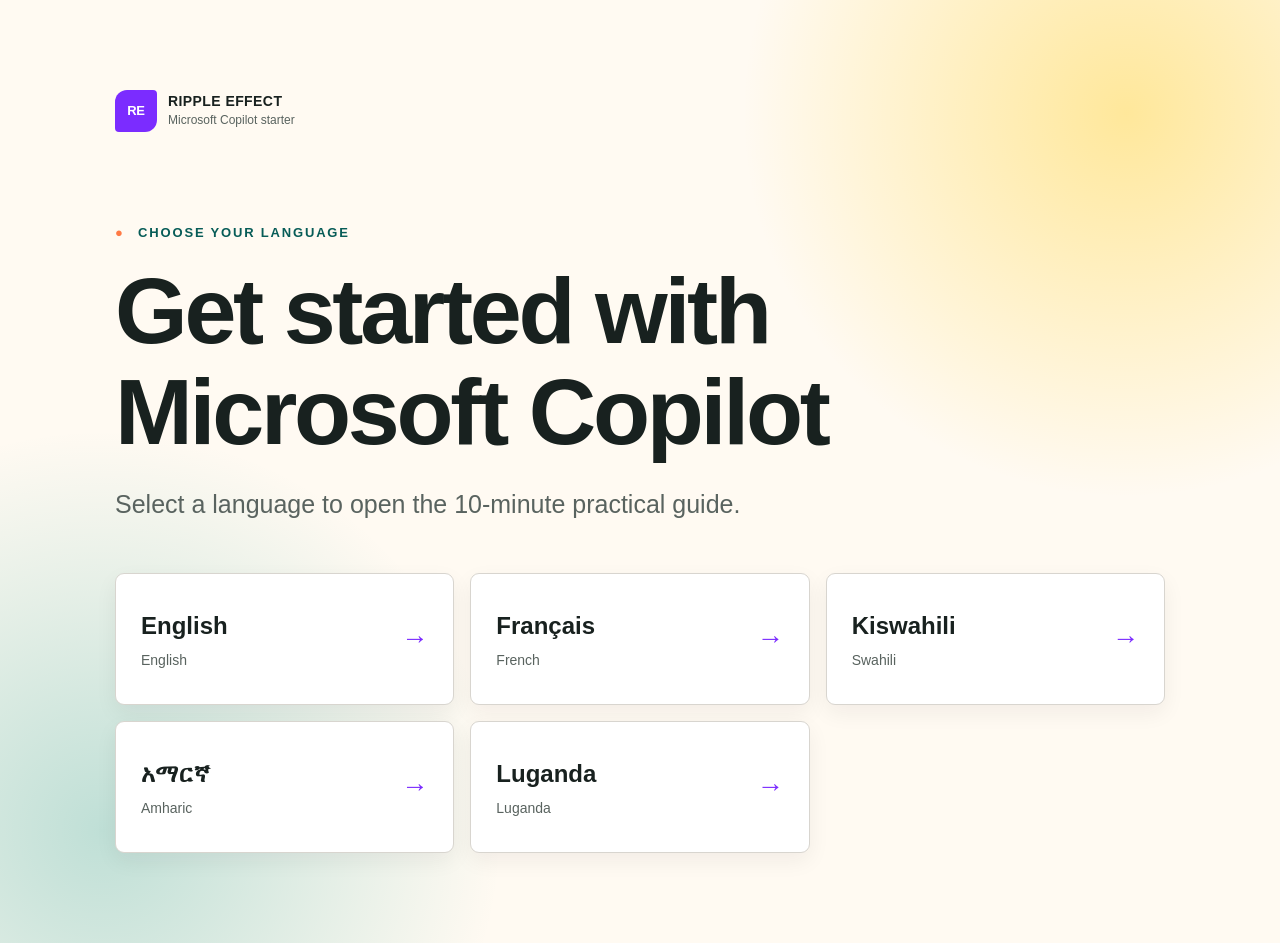
<file: site/start-66e83ab8734276ac559a2520ba7a8b0e125d8573de5e298881a591f84db11290/fr/index.html>
<!doctype html><html lang="fr"><head><meta charset="utf-8"><meta name="viewport" content="width=device-width,initial-scale=1"><meta name="robots" content="noindex,nofollow,noarchive,nosnippet,noimageindex"><meta name="referrer" content="no-referrer"><title>Français | Microsoft Copilot | Ripple Effect</title><link rel="stylesheet" href="../assets/site.css"><script defer src="../assets/localized-data.js"></script><script defer src="../assets/localized-page.js"></script></head><body><div id="app"></div></body></html>
</file>
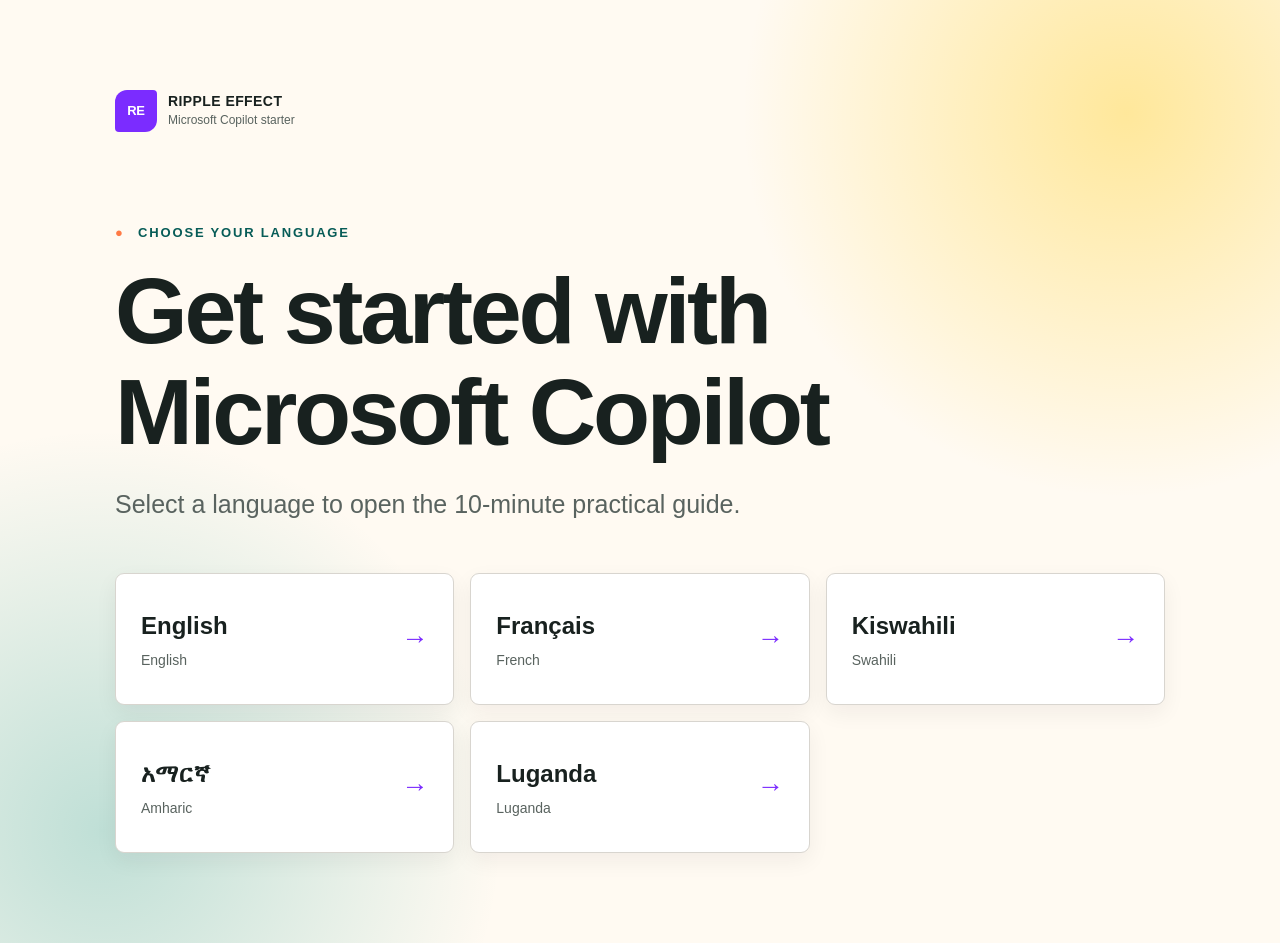
<file: site/start-66e83ab8734276ac559a2520ba7a8b0e125d8573de5e298881a591f84db11290/lg/index.html>
<!doctype html><html lang="lg"><head><meta charset="utf-8"><meta name="viewport" content="width=device-width,initial-scale=1"><meta name="robots" content="noindex,nofollow,noarchive,nosnippet,noimageindex"><meta name="referrer" content="no-referrer"><title>Luganda | Microsoft Copilot | Ripple Effect</title><link rel="stylesheet" href="../assets/site.css"><script defer src="../assets/localized-data.js"></script><script defer src="../assets/localized-page.js"></script></head><body><div id="app"></div></body></html>
</file>
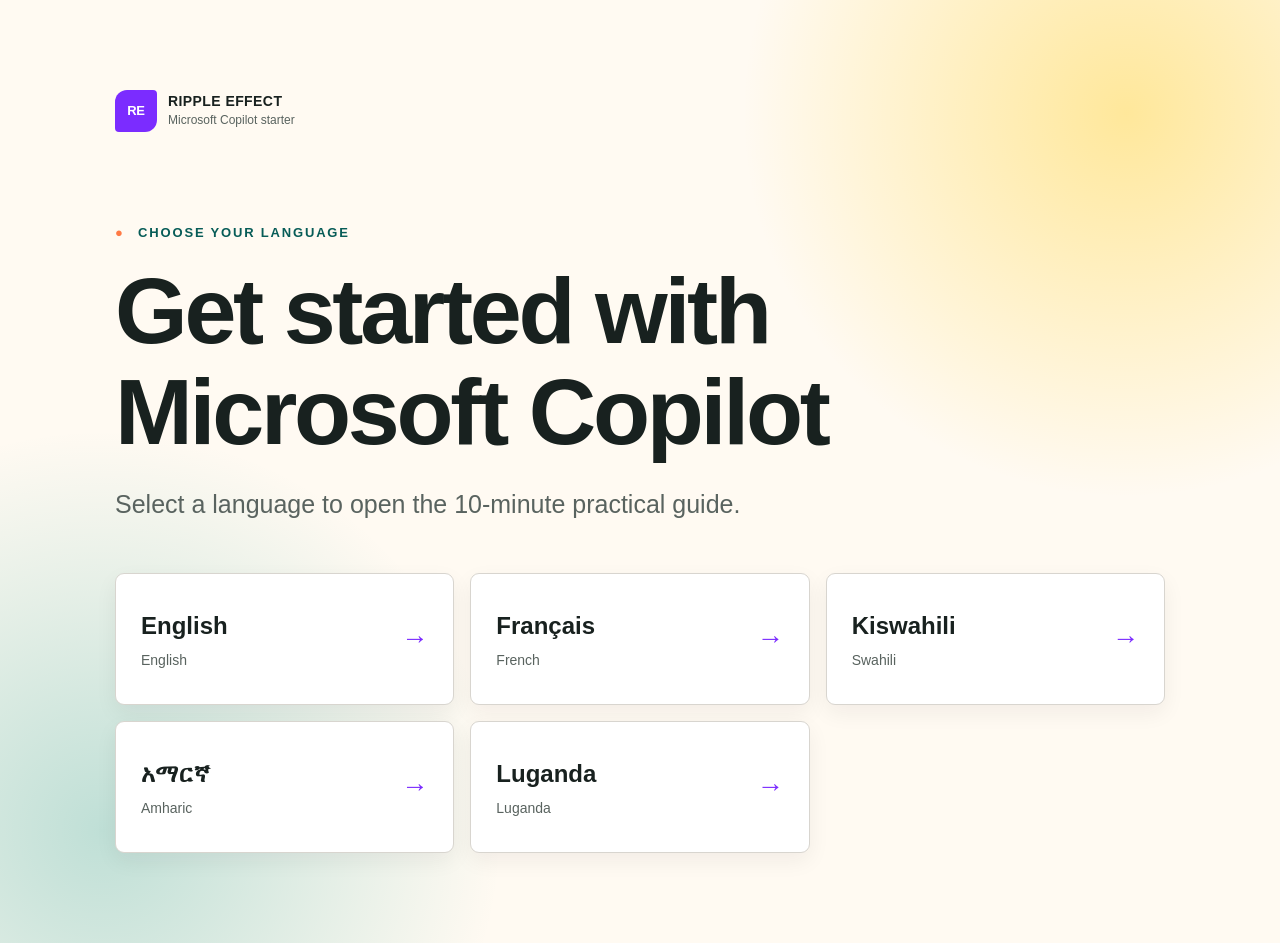
<file: site/start-66e83ab8734276ac559a2520ba7a8b0e125d8573de5e298881a591f84db11290/sw/index.html>
<!doctype html><html lang="sw"><head><meta charset="utf-8"><meta name="viewport" content="width=device-width,initial-scale=1"><meta name="robots" content="noindex,nofollow,noarchive,nosnippet,noimageindex"><meta name="referrer" content="no-referrer"><title>Kiswahili | Microsoft Copilot | Ripple Effect</title><link rel="stylesheet" href="../assets/site.css"><script defer src="../assets/localized-data.js"></script><script defer src="../assets/localized-page.js"></script></head><body><div id="app"></div></body></html>
</file>
<file: site/start-66e83ab8734276ac559a2520ba7a8b0e125d8573de5e298881a591f84db11290/assets/site.css>
﻿:root {
  --ink: #18211f;
  --muted: #59635f;
  --paper: #f6f2eb;
  --cream: #fffaf2;
  --white: #ffffff;
  --purple: #7b2cff;
  --purple-dark: #3a1268;
  --purple-soft: #eee4ff;
  --teal: #008f83;
  --teal-dark: #075c57;
  --orange: #ff7a45;
  --yellow: #ffd950;
  --red: #c83f4f;
  --line: #d8d5cf;
  --shadow: 0 18px 50px rgba(34, 21, 48, 0.11);
}

* {
  box-sizing: border-box;
}

html {
  scroll-behavior: smooth;
  scroll-padding-top: 90px;
}

body {
  margin: 0;
  background: var(--paper);
  color: var(--ink);
  font-family: "Segoe UI", Arial, sans-serif;
  font-size: 17px;
  line-height: 1.62;
  text-rendering: optimizeLegibility;
}

button,
textarea {
  font: inherit;
}

a {
  color: inherit;
}

img {
  display: block;
  max-width: 100%;
}

.skip-link {
  position: fixed;
  top: 8px;
  left: 8px;
  z-index: 100;
  padding: 10px 16px;
  background: var(--ink);
  color: white;
  border-radius: 6px;
  transform: translateY(-150%);
}

.skip-link:focus {
  transform: translateY(0);
}

:focus-visible {
  outline: 4px solid var(--yellow);
  outline-offset: 3px;
}

.site-header {
  position: sticky;
  top: 0;
  z-index: 50;
  display: grid;
  grid-template-columns: 1fr auto 1fr;
  align-items: center;
  min-height: 74px;
  padding: 10px clamp(20px, 4vw, 70px);
  background: rgba(255, 255, 255, 0.96);
  border-bottom: 1px solid var(--line);
  backdrop-filter: blur(12px);
}

.brand {
  display: inline-flex;
  align-items: center;
  gap: 11px;
  width: fit-content;
  text-decoration: none;
  line-height: 1.05;
}

.brand-mark {
  display: grid;
  place-items: center;
  width: 42px;
  height: 42px;
  background: var(--purple);
  color: white;
  border-radius: 12px 4px 12px 4px;
  font-size: 13px;
  font-weight: 800;
  letter-spacing: -0.02em;
}

.brand strong,
.brand small {
  display: block;
}

.brand strong {
  text-transform: uppercase;
  letter-spacing: 0.03em;
  font-size: 14px;
}

.brand small {
  margin-top: 5px;
  color: var(--muted);
  font-size: 12px;
}

nav {
  display: flex;
  align-items: center;
  gap: 28px;
}

nav a,
.help-link {
  color: #34403c;
  font-size: 14px;
  font-weight: 650;
  text-decoration: none;
}

nav a:hover,
.help-link:hover {
  color: var(--purple);
}

.help-link {
  justify-self: end;
  padding: 9px 17px;
  border: 1px solid var(--line);
  border-radius: 999px;
}

.hero {
  position: relative;
  isolation: isolate;
  display: grid;
  grid-template-columns: minmax(0, 1.35fr) minmax(320px, 0.65fr);
  gap: clamp(35px, 7vw, 100px);
  align-items: center;
  max-width: 1280px;
  min-height: 670px;
  margin: 0 auto;
  padding: 90px clamp(24px, 6vw, 90px);
  overflow: hidden;
}

.hero::before,
.hero::after {
  content: "";
  position: absolute;
  z-index: -1;
  border-radius: 999px;
}

.hero::before {
  width: 410px;
  height: 410px;
  top: -180px;
  left: -210px;
  border: 70px solid var(--purple-soft);
}

.hero::after {
  width: 170px;
  height: 170px;
  right: 27%;
  bottom: 25px;
  background: var(--yellow);
  opacity: 0.4;
}

.eyebrow,
.step-label {
  margin: 0 0 18px;
  color: var(--teal-dark);
  font-size: 13px;
  font-weight: 800;
  letter-spacing: 0.14em;
  text-transform: uppercase;
}

.eyebrow span {
  margin-right: 8px;
  color: var(--orange);
}

h1,
h2,
h3,
p {
  margin-top: 0;
}

h1,
h2,
h3 {
  line-height: 1.08;
  letter-spacing: -0.035em;
}

h1 {
  max-width: 760px;
  margin-bottom: 28px;
  font-size: clamp(52px, 7.3vw, 96px);
  font-weight: 800;
}

h2 {
  margin-bottom: 22px;
  font-size: clamp(39px, 5vw, 66px);
}

h3 {
  font-size: 26px;
}

.hero-lede {
  max-width: 690px;
  margin-bottom: 35px;
  color: #3e4845;
  font-size: clamp(20px, 2.1vw, 27px);
  line-height: 1.48;
}

.hero-actions {
  display: flex;
  flex-wrap: wrap;
  gap: 22px;
  align-items: center;
}

.primary-button {
  display: inline-flex;
  align-items: center;
  gap: 15px;
  padding: 15px 22px;
  background: var(--purple);
  color: white;
  border-radius: 8px;
  box-shadow: 5px 5px 0 var(--purple-dark);
  font-weight: 750;
  text-decoration: none;
  transition: transform 160ms ease, box-shadow 160ms ease;
}

.primary-button:hover {
  transform: translate(2px, 2px);
  box-shadow: 3px 3px 0 var(--purple-dark);
}

.text-link {
  color: var(--purple-dark);
  font-weight: 700;
  text-underline-offset: 5px;
}

.hero-card {
  position: relative;
  padding: 38px 34px 32px;
  background: var(--teal-dark);
  color: white;
  border-radius: 6px 34px 6px 34px;
  box-shadow: 14px 14px 0 var(--orange);
}

.hero-card::before {
  content: "â€œ";
  position: absolute;
  top: -44px;
  right: 22px;
  color: var(--yellow);
  font-family: Georgia, serif;
  font-size: 130px;
  line-height: 1;
}

.card-kicker {
  margin-bottom: 28px;
  color: #bff5e9;
  font-size: 13px;
  font-weight: 800;
  letter-spacing: 0.12em;
  text-transform: uppercase;
}

.big-quote {
  margin-bottom: 18px;
  font-family: Georgia, serif;
  font-size: 36px;
  line-height: 1.15;
}

.hero-card .copy-button {
  margin-top: 14px;
  border-color: rgba(255, 255, 255, 0.45);
  color: white;
}

.section-shell {
  width: min(1160px, calc(100% - 48px));
  margin: 0 auto;
  padding: 110px 0;
}

.section-heading {
  max-width: 740px;
  margin-bottom: 50px;
}

.section-heading > p:last-child {
  color: var(--muted);
  font-size: 21px;
}

.step-label {
  display: inline-block;
  margin-bottom: 14px;
  padding: 7px 11px;
  background: #d9f3ee;
  border-radius: 4px;
}

.step-label.light {
  background: rgba(255, 255, 255, 0.12);
  color: #bff5e9;
}

.launch-grid {
  display: grid;
  grid-template-columns: repeat(3, 1fr);
  gap: 24px;
}

.launch-card {
  position: relative;
  display: flex;
  flex-direction: column;
  margin: 0;
  overflow: hidden;
  background: white;
  border: 1px solid var(--line);
  border-radius: 12px;
}

.launch-number {
  position: absolute;
  top: 14px;
  left: 14px;
  z-index: 2;
  display: grid;
  place-items: center;
  width: 38px;
  height: 38px;
  background: var(--purple-dark);
  color: white;
  border-radius: 50%;
  font-weight: 800;
}

.image-frame {
  display: grid;
  place-items: center;
  height: 270px;
  padding: 26px;
  background:
    linear-gradient(135deg, rgba(123, 44, 255, 0.08), rgba(0, 143, 131, 0.1)),
    white;
  border-bottom: 1px solid var(--line);
}

.image-frame img {
  max-height: 220px;
  object-fit: contain;
  filter: drop-shadow(0 8px 18px rgba(23, 23, 23, 0.08));
}

.image-frame.compact img {
  width: 100%;
}

.image-frame.portrait img {
  max-height: 250px;
}

.launch-card figcaption {
  display: grid;
  gap: 9px;
  padding: 25px;
}

.launch-card figcaption strong {
  font-size: 21px;
}

.launch-card figcaption span {
  color: var(--muted);
  line-height: 1.5;
}

.tip-strip {
  display: flex;
  gap: 18px;
  align-items: flex-start;
  margin-top: 28px;
  padding: 21px 24px;
  background: #fff3c0;
  border-left: 5px solid #e2ae00;
}

.tip-strip p {
  margin: 3px 0 0;
}

.tip-icon {
  display: grid;
  flex: 0 0 auto;
  place-items: center;
  width: 30px;
  height: 30px;
  background: var(--ink);
  color: white;
  border-radius: 50%;
  font-weight: 800;
}

.first-task-section {
  background: var(--purple-dark);
  color: white;
}

.first-task-section .section-heading > p:last-child {
  color: #ddd0ed;
}

.task-builder {
  display: grid;
  grid-template-columns: 0.85fr 1.15fr;
  background: white;
  color: var(--ink);
  border-radius: 10px;
  overflow: hidden;
  box-shadow: var(--shadow);
}

.task-input {
  padding: clamp(26px, 4vw, 46px);
  background: var(--cream);
  border-right: 1px solid var(--line);
}

.task-input label {
  display: block;
  margin-bottom: 7px;
  font-size: 22px;
  font-weight: 750;
}

.field-help {
  color: var(--muted);
  font-size: 14px;
  line-height: 1.45;
}

textarea {
  width: 100%;
  min-height: 260px;
  padding: 18px;
  resize: vertical;
  color: var(--ink);
  background: white;
  border: 2px solid #b7b6b0;
  border-radius: 6px;
  line-height: 1.5;
}

textarea:focus {
  border-color: var(--purple);
}

.prompt-preview {
  min-width: 0;
  padding: clamp(26px, 4vw, 46px);
}

.prompt-topline {
  display: flex;
  gap: 12px;
  align-items: center;
  justify-content: space-between;
  margin-bottom: 20px;
  color: var(--muted);
  font-size: 14px;
  font-weight: 750;
  letter-spacing: 0.05em;
  text-transform: uppercase;
}

pre {
  min-height: 260px;
  margin: 0;
  padding: 24px;
  overflow-x: auto;
  white-space: pre-wrap;
  word-break: break-word;
  background: #f0e9fb;
  border-left: 4px solid var(--purple);
  border-radius: 5px;
  font-family: "Segoe UI", Arial, sans-serif;
  font-size: 17px;
  line-height: 1.65;
}

.copy-button {
  display: inline-flex;
  gap: 8px;
  align-items: center;
  justify-content: center;
  padding: 8px 12px;
  color: var(--purple-dark);
  background: transparent;
  border: 1px solid #a89eae;
  border-radius: 5px;
  cursor: pointer;
  font-size: 13px;
  font-weight: 750;
  letter-spacing: 0;
  text-transform: none;
}

.copy-button:hover {
  background: rgba(123, 44, 255, 0.08);
}

.conversation-block {
  display: grid;
  grid-template-columns: 0.7fr 1.3fr;
  gap: 70px;
  margin-top: 70px;
  align-items: start;
}

.conversation-block > div:first-child p:last-child {
  color: #ddd0ed;
}

.number-badge {
  display: grid;
  place-items: center;
  width: 48px;
  height: 48px;
  margin-bottom: 22px;
  background: var(--orange);
  border-radius: 50%;
  font-size: 21px;
  font-weight: 800;
}

.follow-up-list {
  display: grid;
  gap: 10px;
}

.follow-up {
  display: flex;
  gap: 18px;
  align-items: center;
  justify-content: space-between;
  padding: 17px 19px;
  background: rgba(255, 255, 255, 0.08);
  border: 1px solid rgba(255, 255, 255, 0.18);
  border-radius: 6px;
}

.follow-up .copy-button {
  flex: 0 0 auto;
  border-color: rgba(255, 255, 255, 0.32);
  color: white;
}

.mode-section {
  display: grid;
  grid-template-columns: minmax(0, 0.85fr) minmax(430px, 1.15fr);
  gap: 70px;
  align-items: center;
}

.mode-copy > p:not(.step-label, .small-note) {
  color: var(--muted);
  font-size: 19px;
}

.plain-steps {
  display: grid;
  gap: 16px;
  margin: 30px 0;
  padding: 0;
  list-style: none;
}

.plain-steps li {
  display: grid;
  grid-template-columns: 34px 1fr;
  gap: 13px;
  align-items: start;
}

.plain-steps span {
  display: grid;
  place-items: center;
  width: 30px;
  height: 30px;
  background: var(--teal);
  color: white;
  border-radius: 50%;
  font-size: 14px;
  font-weight: 800;
}

.small-note {
  padding-left: 14px;
  color: var(--muted);
  border-left: 3px solid var(--orange);
  font-size: 14px;
}

.mode-image {
  margin: 0;
}

.mode-image img {
  background: white;
  border: 1px solid var(--line);
  border-radius: 12px;
  box-shadow: var(--shadow);
}

.mode-image figcaption {
  margin-top: 12px;
  color: var(--muted);
  font-size: 13px;
  text-align: right;
}

.practice-section {
  background: #e8f6f3;
}

.challenge-grid {
  display: grid;
  grid-template-columns: repeat(3, 1fr);
  gap: 20px;
}

.challenge-card {
  display: flex;
  flex-direction: column;
  padding: 27px;
  background: white;
  border-top: 6px solid var(--teal);
  border-radius: 7px;
  box-shadow: 0 10px 26px rgba(7, 92, 87, 0.07);
}

.challenge-top {
  display: flex;
  align-items: center;
  justify-content: space-between;
  margin-bottom: 36px;
}

.challenge-top > span {
  color: var(--teal);
  font-size: 13px;
  font-weight: 800;
  letter-spacing: 0.12em;
}

.done-button {
  padding: 7px 10px;
  color: var(--muted);
  background: #f1f1ee;
  border: 1px solid transparent;
  border-radius: 4px;
  cursor: pointer;
  font-size: 13px;
}

.done-button:hover,
.done-button.is-done {
  color: white;
  background: var(--teal-dark);
}

.challenge-card h3 {
  min-height: 56px;
}

.challenge-card p {
  flex: 1;
  color: var(--muted);
}

.challenge-card .copy-button {
  align-self: flex-start;
  margin-top: 12px;
}

.progress-card {
  display: grid;
  grid-template-columns: 1fr minmax(210px, 0.55fr);
  gap: 40px;
  align-items: center;
  margin-top: 24px;
  padding: 20px 24px;
  background: var(--teal-dark);
  color: white;
  border-radius: 6px;
}

.progress-card strong,
.progress-card span {
  display: block;
}

.progress-card span {
  color: #c7eae5;
  font-size: 14px;
}

.progress-card.complete {
  background: var(--purple-dark);
}

.progress-track {
  height: 10px;
  overflow: hidden;
  background: rgba(255, 255, 255, 0.2);
  border-radius: 999px;
}

.progress-track span {
  height: 100%;
  background: var(--yellow);
  border-radius: inherit;
  transition: width 250ms ease;
}

.pages-callout {
  display: grid;
  grid-template-columns: auto 1fr auto;
  gap: 24px;
  align-items: center;
  margin-top: 70px;
  padding: 30px;
  background: var(--cream);
  border: 1px solid #d5cbb9;
  border-radius: 8px;
}

.pages-tag {
  display: grid;
  place-items: center;
  width: 110px;
  height: 110px;
  padding: 10px;
  color: white;
  background: var(--purple);
  border-radius: 50%;
  font-size: 14px;
  font-weight: 800;
  text-align: center;
}

.pages-callout h3 {
  margin-bottom: 8px;
}

.pages-callout p {
  margin-bottom: 0;
  color: var(--muted);
}

.pages-callout a {
  color: var(--purple-dark);
  font-size: 14px;
  font-weight: 750;
}

.share-callout {
  margin-top: 24px;
  padding: clamp(28px, 5vw, 48px);
  color: white;
  background: var(--purple-dark);
  border-radius: 8px 32px 8px 32px;
}

.share-heading {
  display: flex;
  gap: 20px;
  align-items: flex-start;
}

.share-mark {
  display: grid;
  flex: 0 0 auto;
  place-items: center;
  width: 54px;
  height: 54px;
  color: var(--purple-dark);
  background: var(--yellow);
  border-radius: 50%;
  font-size: 27px;
  font-weight: 800;
}

.share-heading .step-label {
  margin-bottom: 12px;
  color: #bff5e9;
  background: rgba(255, 255, 255, 0.1);
}

.share-heading h3 {
  max-width: 720px;
  margin-bottom: 18px;
  font-size: clamp(29px, 4vw, 44px);
}

.share-callout > p {
  max-width: 780px;
  color: #ded0ee;
}

.share-actions {
  display: grid;
  grid-template-columns: minmax(0, 1fr) auto;
  gap: 20px;
  align-items: center;
  margin-top: 28px;
}

.share-prompt {
  display: flex;
  gap: 18px;
  align-items: center;
  justify-content: space-between;
  padding: 19px 22px;
  color: var(--ink);
  background: white;
  border-radius: 6px;
}

.share-prompt p {
  margin: 0;
}

.share-prompt .copy-button {
  flex: 0 0 auto;
}

.resource-link {
  display: inline-flex;
  gap: 10px;
  align-items: center;
  padding: 13px 17px;
  color: white;
  border: 1px solid rgba(255, 255, 255, 0.45);
  border-radius: 6px;
  font-size: 14px;
  font-weight: 750;
  text-decoration: none;
}

.resource-link:hover {
  background: rgba(255, 255, 255, 0.1);
}

.check-section {
  background: var(--ink);
  color: white;
}

.check-heading {
  display: grid;
  grid-template-columns: 0.45fr 1fr;
  gap: 20px 90px;
  align-items: end;
  margin-bottom: 65px;
}

.check-heading .step-label {
  grid-column: 1 / -1;
  justify-self: start;
}

.check-heading h2 {
  margin: 0;
}

.check-heading > p:last-child {
  margin: 0;
  color: #c9d1ce;
  font-size: 20px;
}

.check-grid {
  display: grid;
  grid-template-columns: repeat(4, 1fr);
  border-top: 1px solid #4e5855;
  border-bottom: 1px solid #4e5855;
}

.check-grid article {
  padding: 32px 24px;
  border-right: 1px solid #4e5855;
}

.check-grid article:last-child {
  border-right: 0;
}

.check-number {
  display: block;
  margin-bottom: 40px;
  color: var(--yellow);
  font-size: 14px;
  font-weight: 800;
}

.check-grid h3 {
  font-size: 22px;
}

.check-grid p {
  margin: 0;
  color: #b9c2bf;
  font-size: 15px;
}

.fact-check-prompt {
  display: grid;
  grid-template-columns: 1fr auto;
  gap: 28px;
  align-items: center;
  margin-top: 45px;
  padding: 28px 30px;
  background: white;
  color: var(--ink);
  border-radius: 6px;
}

.fact-check-prompt span {
  display: block;
  margin-bottom: 7px;
  color: var(--purple);
  font-size: 12px;
  font-weight: 800;
  letter-spacing: 0.12em;
  text-transform: uppercase;
}

.fact-check-prompt p {
  margin: 0;
}

.safety-section .section-heading {
  max-width: 860px;
}

.policy-links {
  display: flex;
  flex-wrap: wrap;
  gap: 24px;
  align-items: center;
  margin-top: 30px;
}

.five-rules-grid {
  display: grid;
  grid-template-columns: repeat(2, 1fr);
  gap: 16px;
}

.golden-rule {
  display: grid;
  grid-template-columns: 45px 1fr;
  gap: 18px;
  padding: 26px;
  background: white;
  border: 1px solid var(--line);
  border-radius: 7px;
}

.golden-rule > span {
  display: grid;
  place-items: center;
  width: 42px;
  height: 42px;
  color: var(--purple-dark);
  background: var(--yellow);
  border-radius: 50%;
  font-size: 17px;
  font-weight: 850;
}

.golden-rule h3 {
  margin-bottom: 9px;
  font-size: 22px;
}

.golden-rule p {
  margin: 0;
  color: var(--muted);
  font-size: 15px;
}

.rule-featured {
  grid-column: 1 / -1;
  color: white;
  background: var(--teal-dark);
  border-color: var(--teal-dark);
}

.rule-featured p {
  color: #c7eae5;
}

.safe-input-heading {
  margin: 58px 0 20px;
}

.safe-input-heading h3 {
  margin-bottom: 8px;
  font-size: 30px;
}

.safe-input-heading p {
  margin: 0;
  color: var(--muted);
}

.safety-banner {
  display: flex;
  gap: 20px;
  align-items: center;
  padding: 26px;
  background: #ffe7e8;
  border: 2px solid #e6a8ae;
  border-radius: 7px;
}

.safety-banner > span {
  display: grid;
  flex: 0 0 auto;
  place-items: center;
  width: 48px;
  height: 48px;
  color: white;
  background: var(--red);
  border-radius: 50%;
  font-size: 25px;
  font-weight: 900;
}

.safety-banner p {
  margin: 0;
}

.do-dont-grid {
  display: grid;
  grid-template-columns: 1fr 1fr;
  gap: 20px;
  margin-top: 24px;
}

.do-card,
.dont-card {
  padding: 30px;
  background: white;
  border-radius: 7px;
}

.do-card {
  border-top: 6px solid var(--teal);
}

.dont-card {
  border-top: 6px solid var(--red);
}

.do-label,
.dont-label {
  font-size: 20px;
  font-weight: 800;
}

.do-label span,
.dont-label span {
  display: inline-grid;
  place-items: center;
  width: 30px;
  height: 30px;
  margin-right: 8px;
  color: white;
  border-radius: 50%;
}

.do-label span {
  background: var(--teal);
}

.dont-label span {
  background: var(--red);
}

.do-dont-grid ul {
  margin-bottom: 0;
  padding-left: 22px;
}

.do-dont-grid li {
  margin-bottom: 10px;
}

.other-tools {
  margin-top: 24px;
  background: var(--purple-soft);
  border: 1px solid #cfb8f7;
  border-radius: 7px;
}

.other-tools summary {
  display: flex;
  align-items: center;
  justify-content: space-between;
  padding: 22px 26px;
  cursor: pointer;
  font-weight: 800;
  list-style: none;
}

.other-tools summary::-webkit-details-marker {
  display: none;
}

.other-tools summary span {
  font-size: 26px;
  transition: transform 180ms ease;
}

.other-tools[open] summary span {
  transform: rotate(45deg);
}

.other-tools > div {
  max-width: 880px;
  padding: 0 26px 20px;
  color: #473d4d;
}

.help-section {
  background: var(--teal-dark);
  color: white;
}

.help-inner {
  display: grid;
  grid-template-columns: 1fr 0.65fr;
  gap: 100px;
  align-items: center;
}

.help-inner > div:first-child > p:last-child {
  color: #c7eae5;
  font-size: 19px;
}

.help-inner > div:first-child > p:last-child a {
  color: white;
  font-weight: 750;
  text-underline-offset: 5px;
}

.help-card {
  display: flex;
  gap: 22px;
  align-items: center;
  padding: 30px;
  color: var(--ink);
  background: var(--yellow);
  border-radius: 7px 30px 7px 30px;
  box-shadow: 10px 10px 0 var(--purple);
}

.calendar-icon {
  display: grid;
  flex: 0 0 auto;
  place-items: center;
  width: 78px;
  height: 78px;
  color: white;
  background: var(--purple-dark);
  border-radius: 7px;
  font-size: 17px;
  font-weight: 800;
  text-transform: uppercase;
}

.help-card strong {
  font-size: 22px;
}

.help-card p {
  margin: 5px 0 0;
}

.closing-section {
  width: min(900px, calc(100% - 48px));
  margin: 0 auto;
  padding: 120px 0;
  text-align: center;
}

.closing-section h2 {
  font-size: clamp(38px, 5.5vw, 70px);
}

.closing-section .primary-button {
  margin-top: 16px;
}

footer {
  display: grid;
  grid-template-columns: 1fr auto;
  gap: 35px 70px;
  padding: 55px clamp(24px, 6vw, 90px);
  color: #c1cac7;
  background: #111815;
  font-size: 14px;
}

footer strong {
  color: white;
  font-size: 17px;
}

footer p {
  margin: 5px 0 0;
}

.footer-links {
  display: flex;
  flex-wrap: wrap;
  gap: 22px;
  align-items: center;
}

.footer-links a {
  color: white;
  text-underline-offset: 4px;
}

.footer-note {
  grid-column: 1 / -1;
  padding-top: 25px;
  border-top: 1px solid #35403c;
}

@media (max-width: 980px) {
  .site-header {
    grid-template-columns: 1fr auto;
  }

  nav {
    display: none;
  }

  .hero,
  .mode-section {
    grid-template-columns: 1fr;
  }

  .hero {
    min-height: auto;
  }

  .hero-card {
    max-width: 570px;
  }

  .launch-grid,
  .challenge-grid {
    grid-template-columns: 1fr 1fr;
  }

  .launch-card:last-child,
  .challenge-card:last-child {
    grid-column: 1 / -1;
  }

  .task-builder,
  .conversation-block,
  .check-heading,
  .help-inner {
    grid-template-columns: 1fr;
  }

  .task-input {
    border-right: 0;
    border-bottom: 1px solid var(--line);
  }

  .check-heading {
    gap: 18px;
  }

  .check-grid {
    grid-template-columns: 1fr 1fr;
  }

  .check-grid article:nth-child(2) {
    border-right: 0;
  }

  .check-grid article:nth-child(-n + 2) {
    border-bottom: 1px solid #4e5855;
  }

  .pages-callout {
    grid-template-columns: auto 1fr;
  }

  .pages-callout a {
    grid-column: 2;
  }

  .share-actions {
    grid-template-columns: 1fr;
  }

  .resource-link {
    justify-self: start;
  }
}

@media (max-width: 680px) {
  body {
    font-size: 16px;
  }

  .site-header {
    min-height: 66px;
    padding: 8px 18px;
  }

  .help-link {
    padding: 7px 12px;
    font-size: 13px;
  }

  .brand small {
    display: none;
  }

  .hero {
    padding: 65px 24px 80px;
  }

  h1 {
    font-size: clamp(47px, 15vw, 68px);
  }

  h2 {
    font-size: 40px;
  }

  .hero-lede {
    font-size: 19px;
  }

  .hero-actions {
    align-items: flex-start;
    flex-direction: column;
  }

  .hero-card {
    margin-right: 10px;
    padding: 32px 25px 28px;
  }

  .big-quote {
    font-size: 31px;
  }

  .section-shell {
    width: min(100% - 36px, 1160px);
    padding: 78px 0;
  }

  .launch-grid,
  .challenge-grid,
  .do-dont-grid,
  .five-rules-grid,
  .check-grid,
  .fact-check-prompt,
  .progress-card,
  footer {
    grid-template-columns: 1fr;
  }

  .launch-card:last-child,
  .challenge-card:last-child {
    grid-column: auto;
  }

  .image-frame {
    height: 240px;
  }

  .conversation-block {
    gap: 30px;
  }

  .follow-up {
    align-items: flex-start;
    flex-direction: column;
  }

  .mode-section {
    gap: 35px;
  }

  .mode-image figcaption {
    text-align: left;
  }

  .challenge-card h3 {
    min-height: auto;
  }

  .pages-callout {
    grid-template-columns: 1fr;
  }

  .pages-tag {
    width: 88px;
    height: 88px;
  }

  .pages-callout a {
    grid-column: auto;
  }

  .share-callout {
    padding: 28px 22px;
  }

  .share-heading,
  .share-prompt {
    align-items: flex-start;
    flex-direction: column;
  }

  .rule-featured {
    grid-column: auto;
  }

  .check-grid article,
  .check-grid article:nth-child(2) {
    border-right: 0;
    border-bottom: 1px solid #4e5855;
  }

  .check-grid article:last-child {
    border-bottom: 0;
  }

  .fact-check-prompt .copy-button {
    justify-self: start;
  }

  .safety-banner {
    align-items: flex-start;
  }

  .help-inner {
    gap: 45px;
  }

  .help-card {
    padding: 22px;
  }

  footer {
    gap: 28px;
  }

  .footer-links {
    align-items: flex-start;
    flex-direction: column;
    gap: 12px;
  }
}

@media (prefers-reduced-motion: reduce) {
  html {
    scroll-behavior: auto;
  }

  *,
  *::before,
  *::after {
    scroll-behavior: auto !important;
    transition-duration: 0.01ms !important;
    animation-duration: 0.01ms !important;
    animation-iteration-count: 1 !important;
  }
}

.language-landing {
  min-height: 100vh;
  display: grid;
  place-items: center;
  padding: clamp(32px, 7vw, 90px) 24px;
  background:
    radial-gradient(circle at 88% 12%, rgba(255, 199, 0, 0.36), transparent 24rem),
    radial-gradient(circle at 8% 88%, rgba(0, 143, 131, 0.25), transparent 25rem),
    var(--cream);
}
.language-panel { width: min(1050px, 100%); }
.landing-brand { display: inline-flex; margin-bottom: clamp(52px, 8vw, 90px); }
.language-panel h1 { max-width: 900px; margin-bottom: 22px; }
.language-lede { max-width: 650px; color: var(--muted); font-size: clamp(19px, 2.2vw, 25px); }
.language-grid { display: grid; grid-template-columns: repeat(3, 1fr); gap: 16px; margin-top: 48px; }
.language-card {
  min-height: 132px;
  padding: 0;
  background: white;
  border: 1px solid var(--line);
  border-radius: 9px;
  box-shadow: 0 8px 22px rgba(26, 12, 37, 0.06);
}
.language-card a, .language-card.pending {
  display: grid;
  grid-template-columns: 1fr auto;
  gap: 3px 16px;
  align-content: center;
  height: 100%;
  padding: 25px;
  color: var(--ink);
  text-decoration: none;
}
.language-card strong { font-size: 24px; }
.language-card span { grid-column: 1; color: var(--muted); font-size: 14px; }
.language-card b { grid-column: 2; grid-row: 1 / 3; align-self: center; color: var(--purple); font-size: 27px; }
.language-card a:hover { background: var(--purple-soft); }
.language-card.pending { opacity: .72; border-style: dashed; }
.language-card.pending small { grid-column: 1 / -1; margin-top: 8px; color: #7f5a00; }
.language-note { max-width: 760px; margin-top: 20px; color: var(--muted); font-size: 14px; }
@media (max-width: 760px) {
  .language-grid { grid-template-columns: 1fr; }
  .landing-brand { margin-bottom: 48px; }
}
</file>
